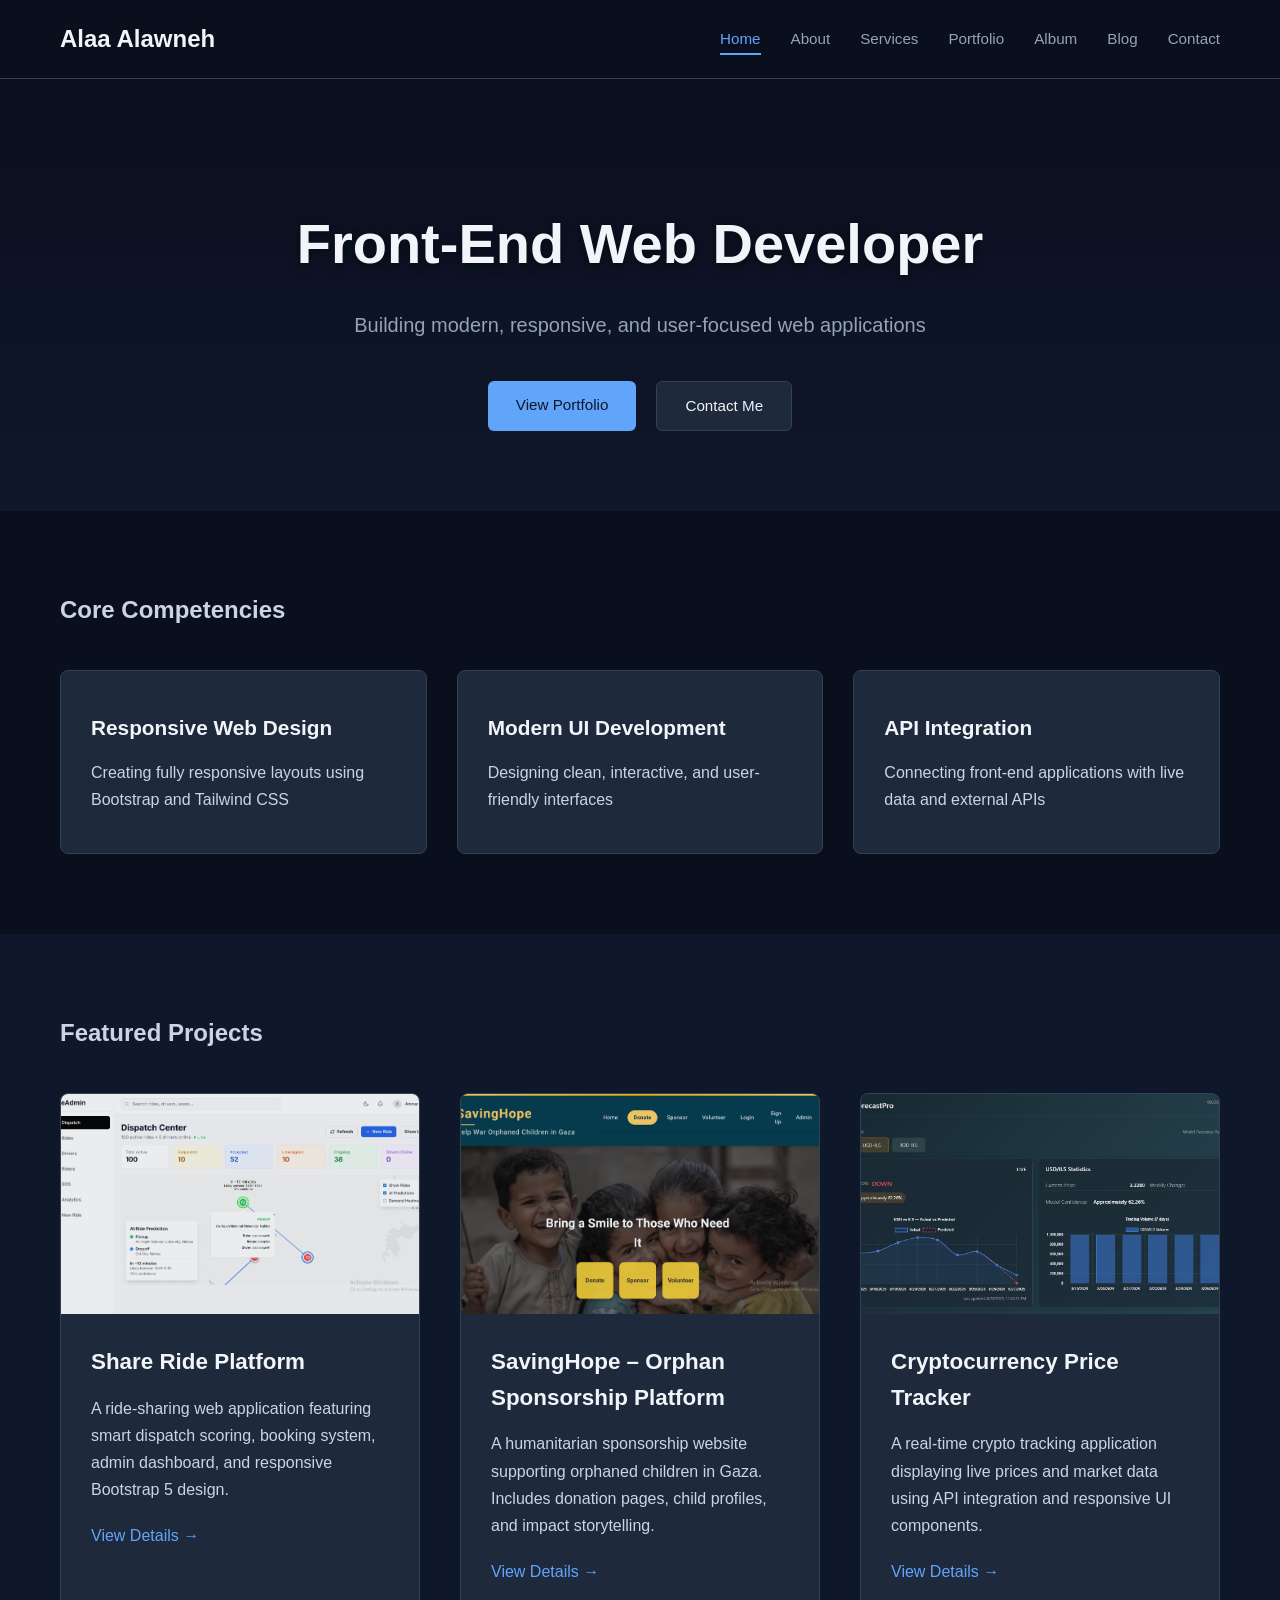
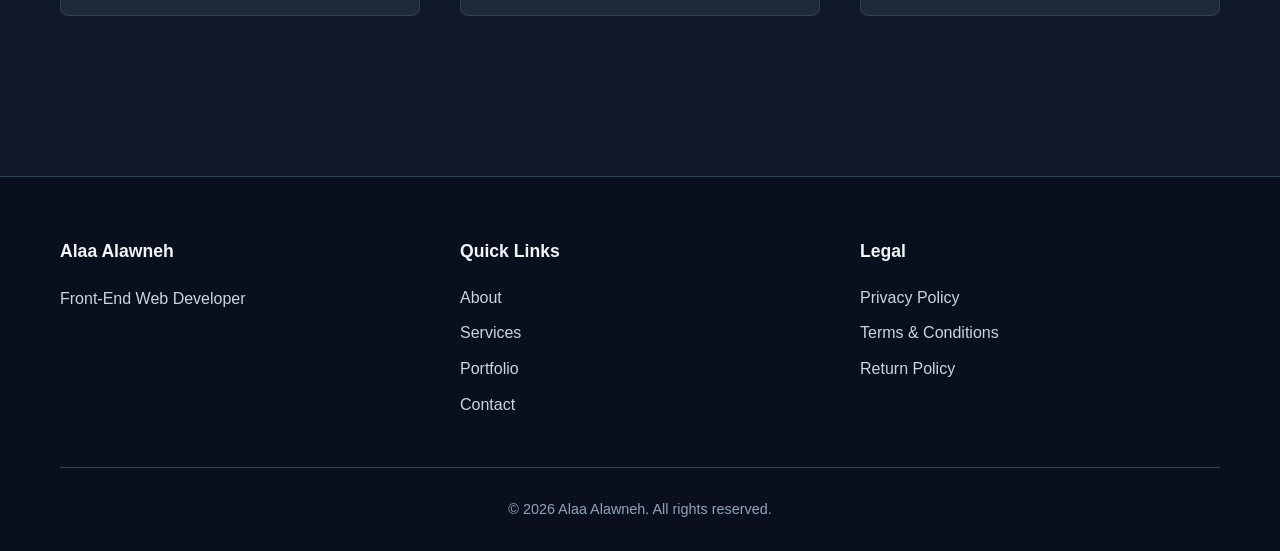
<file: index.html>
<!DOCTYPE html>
<html lang="en">
<head>
    <meta charset="UTF-8">
    <meta name="viewport" content="width=device-width, initial-scale=1.0">
    <title>Alaa Alawneh - Developer Portfolio</title>
    <link rel="stylesheet" href="css/style.css">
</head>
<body>
    <header>
        <div class="container">
            <div class="logo">
                <h2>Alaa Alawneh</h2>
            </div>
            <nav>
                <ul>
                    <li><a href="index.html" class="active">Home</a></li>
                    <li><a href="about.html">About</a></li>
                    <li><a href="services.html">Services</a></li>
                    <li><a href="portfolio.html">Portfolio</a></li>
                    <li><a href="album.html">Album</a></li>
                    <li><a href="blog.html">Blog</a></li>
                    <li><a href="contact.html">Contact</a></li>
                </ul>
            </nav>
        </div>
    </header>

    <main>
        <section class="hero">
            <div class="container">
                <h1>Front-End Web Developer</h1>
                <p class="subtitle">Building modern, responsive, and user-focused web applications</p>
                <div class="cta-buttons">
                    <a href="portfolio.html" class="btn btn-primary">View Portfolio</a>
                    <a href="contact.html" class="btn btn-secondary">Contact Me</a>
                </div>
            </div>
        </section>

        <section class="featured-skills">
            <div class="container">
                <h2>Core Competencies</h2>
                <div class="skills-grid">
                    <div class="skill-card">
                        <h3>Responsive Web Design</h3>
                        <p>Creating fully responsive layouts using Bootstrap and Tailwind CSS</p>
                    </div>
                    <div class="skill-card">
                        <h3>Modern UI Development</h3>
                        <p>Designing clean, interactive, and user-friendly interfaces</p>
                    </div>
                    <div class="skill-card">
                        <h3>API Integration</h3>
                        <p>Connecting front-end applications with live data and external APIs</p>
                    </div>
                </div>
            </div>
        </section>

        <section class="featured-projects">
            <div class="container">
                <h2>Featured Projects</h2>
                <div class="project-grid">

                    <!-- SHARE RIDE -->
                    <article class="project-card">
                        <div class="project-image">
                            <img src="images/share-ride.jpg" alt="Share Ride Platform">
                        </div>
                        <div class="project-content">
                            <h3>Share Ride Platform</h3>
                            <p>A ride-sharing web application featuring smart dispatch scoring, booking system, admin dashboard, and responsive Bootstrap 5 design.</p>
                            <a href="portfolio.html" class="link">View Details →</a>
                        </div>
                    </article>

                    <!-- SAVING HOPE -->
                    <article class="project-card">
                        <div class="project-image">
                            <img src="images/savinghope.jpg" alt="SavingHope Website">
                        </div>
                        <div class="project-content">
                            <h3>SavingHope – Orphan Sponsorship Platform</h3>
                            <p>A humanitarian sponsorship website supporting orphaned children in Gaza. Includes donation pages, child profiles, and impact storytelling.</p>
                            <a href="portfolio.html" class="link">View Details →</a>
                        </div>
                    </article>

                    <!-- CRYPTO TRACKER -->
                    <article class="project-card">
                        <div class="project-image">
                            <img src="images/crypto-tracker.jpg" alt="Cryptocurrency Price Tracker">
                        </div>
                        <div class="project-content">
                            <h3>Cryptocurrency Price Tracker</h3>
                            <p>A real-time crypto tracking application displaying live prices and market data using API integration and responsive UI components.</p>
                            <a href="portfolio.html" class="link">View Details →</a>
                        </div>
                    </article>

                </div>
            </div>
        </section>
    </main>

    <footer>
        <div class="container">
            <div class="footer-content">
                <div class="footer-section">
                    <h4>Alaa Alawneh</h4>
                    <p>Front-End Web Developer</p>
                </div>
                <div class="footer-section">
                    <h4>Quick Links</h4>
                    <ul>
                        <li><a href="about.html">About</a></li>
                        <li><a href="services.html">Services</a></li>
                        <li><a href="portfolio.html">Portfolio</a></li>
                        <li><a href="contact.html">Contact</a></li>
                    </ul>
                </div>
                <div class="footer-section">
                    <h4>Legal</h4>
                    <ul>
                        <li><a href="privacy.html">Privacy Policy</a></li>
                        <li><a href="terms.html">Terms & Conditions</a></li>
                        <li><a href="return.html">Return Policy</a></li>
                    </ul>
                </div>
            </div>
            <div class="footer-bottom">
                <p>&copy; 2026 Alaa Alawneh. All rights reserved.</p>
            </div>
        </div>
    </footer>
</body>
</html>
</file>
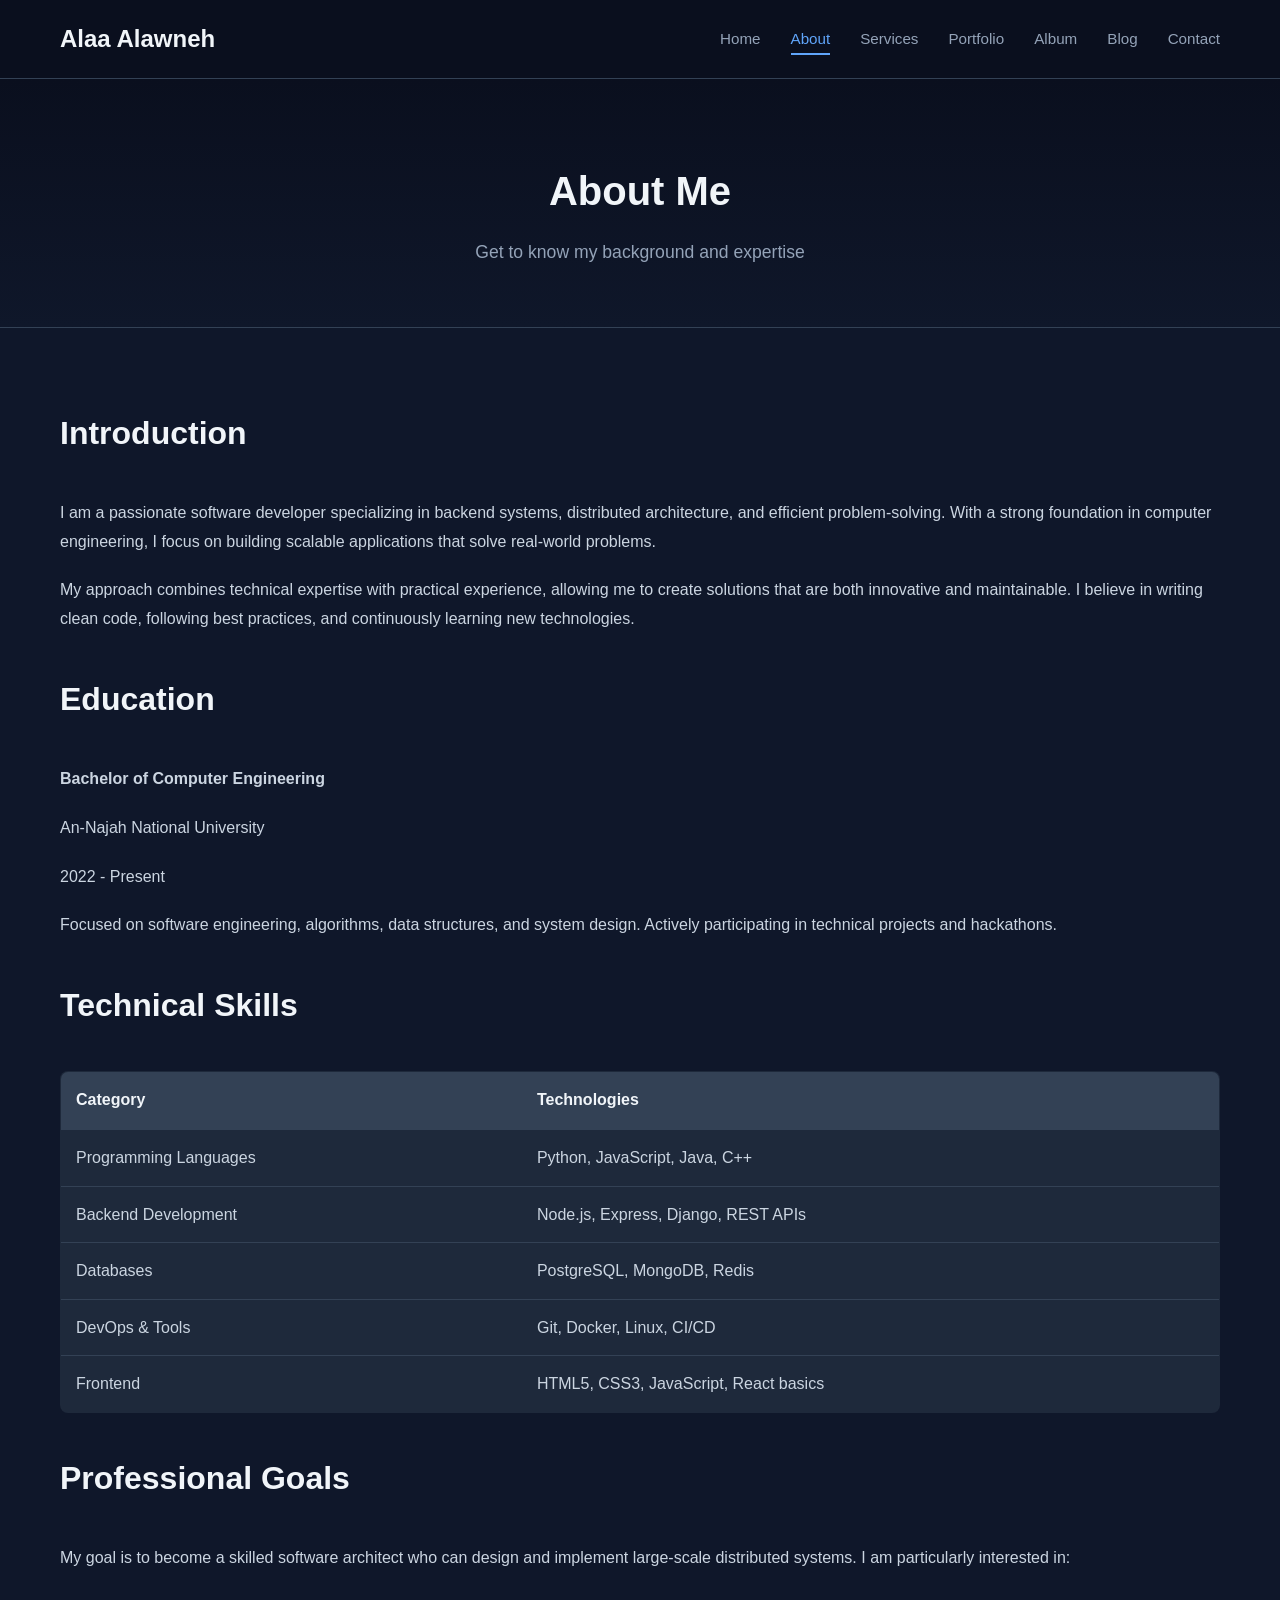
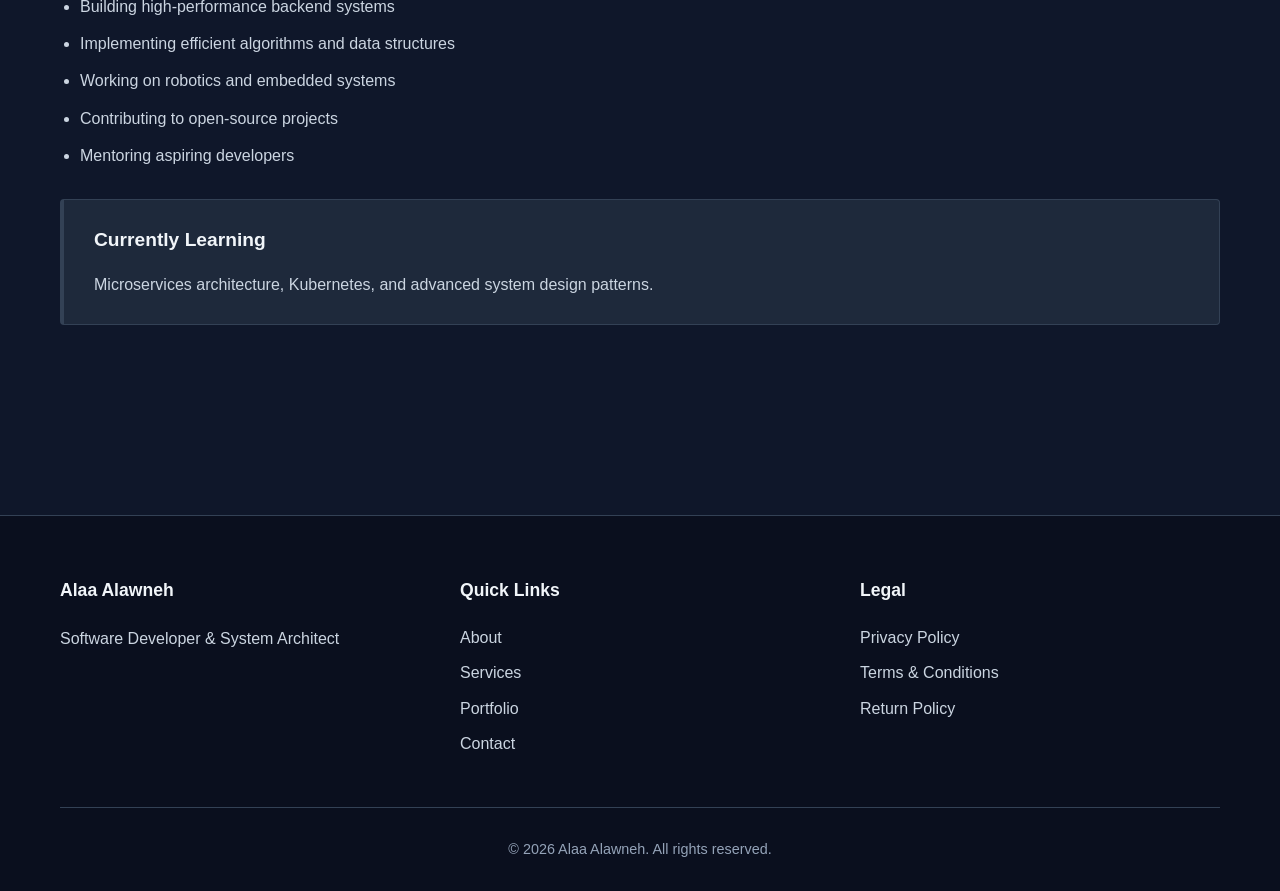
<file: about.html>
<!DOCTYPE html>
<html lang="en">
<head>
    <meta charset="UTF-8">
    <meta name="viewport" content="width=device-width, initial-scale=1.0">
    <title>About - Alaa Alawneh</title>
    <link rel="stylesheet" href="css/style.css">
</head>
<body>
    <header>
        <div class="container">
            <div class="logo">
                <h2>Alaa Alawneh</h2>
            </div>
            <nav>
                <ul>
                    <li><a href="index.html">Home</a></li>
                    <li><a href="about.html" class="active">About</a></li>
                    <li><a href="services.html">Services</a></li>
                    <li><a href="portfolio.html">Portfolio</a></li>
                    <li><a href="album.html">Album</a></li>
                    <li><a href="blog.html">Blog</a></li>
                    <li><a href="contact.html">Contact</a></li>
                </ul>
            </nav>
        </div>
    </header>

    <main>
        <section class="page-header">
            <div class="container">
                <h1>About Me</h1>
                <p>Get to know my background and expertise</p>
            </div>
        </section>

        <section class="content-section">
            <div class="container">
                <article>
                    <h2>Introduction</h2>
                    <p>I am a passionate software developer specializing in backend systems, distributed architecture, and efficient problem-solving. With a strong foundation in computer engineering, I focus on building scalable applications that solve real-world problems.</p>
                    
                    <p>My approach combines technical expertise with practical experience, allowing me to create solutions that are both innovative and maintainable. I believe in writing clean code, following best practices, and continuously learning new technologies.</p>
                </article>

                <article>
                    <h2>Education</h2>
                    <p><strong>Bachelor of Computer Engineering</strong></p>
                    <p>An-Najah National University</p>
                    <p>2022 - Present</p>
                    <p>Focused on software engineering, algorithms, data structures, and system design. Actively participating in technical projects and hackathons.</p>
                </article>

                <article>
                    <h2>Technical Skills</h2>
                    <table>
                        <thead>
                            <tr>
                                <th>Category</th>
                                <th>Technologies</th>
                            </tr>
                        </thead>
                        <tbody>
                            <tr>
                                <td>Programming Languages</td>
                                <td>Python, JavaScript, Java, C++</td>
                            </tr>
                            <tr>
                                <td>Backend Development</td>
                                <td>Node.js, Express, Django, REST APIs</td>
                            </tr>
                            <tr>
                                <td>Databases</td>
                                <td>PostgreSQL, MongoDB, Redis</td>
                            </tr>
                            <tr>
                                <td>DevOps & Tools</td>
                                <td>Git, Docker, Linux, CI/CD</td>
                            </tr>
                            <tr>
                                <td>Frontend</td>
                                <td>HTML5, CSS3, JavaScript, React basics</td>
                            </tr>
                        </tbody>
                    </table>
                </article>

                <article>
                    <h2>Professional Goals</h2>
                    <p>My goal is to become a skilled software architect who can design and implement large-scale distributed systems. I am particularly interested in:</p>
                    <ul>
                        <li>Building high-performance backend systems</li>
                        <li>Implementing efficient algorithms and data structures</li>
                        <li>Working on robotics and embedded systems</li>
                        <li>Contributing to open-source projects</li>
                        <li>Mentoring aspiring developers</li>
                    </ul>
                </article>

                <aside class="highlight-box">
                    <h3>Currently Learning</h3>
                    <p>Microservices architecture, Kubernetes, and advanced system design patterns.</p>
                </aside>
            </div>
        </section>
    </main>

    <footer>
        <div class="container">
            <div class="footer-content">
                <div class="footer-section">
                    <h4>Alaa Alawneh</h4>
                    <p>Software Developer & System Architect</p>
                </div>
                <div class="footer-section">
                    <h4>Quick Links</h4>
                    <ul>
                        <li><a href="about.html">About</a></li>
                        <li><a href="services.html">Services</a></li>
                        <li><a href="portfolio.html">Portfolio</a></li>
                        <li><a href="contact.html">Contact</a></li>
                    </ul>
                </div>
                <div class="footer-section">
                    <h4>Legal</h4>
                    <ul>
                        <li><a href="privacy.html">Privacy Policy</a></li>
                        <li><a href="terms.html">Terms & Conditions</a></li>
                        <li><a href="return.html">Return Policy</a></li>
                    </ul>
                </div>
            </div>
            <div class="footer-bottom">
                <p>&copy; 2026 Alaa Alawneh. All rights reserved.</p>
            </div>
        </div>
    </footer>
</body>
</html>
</file>
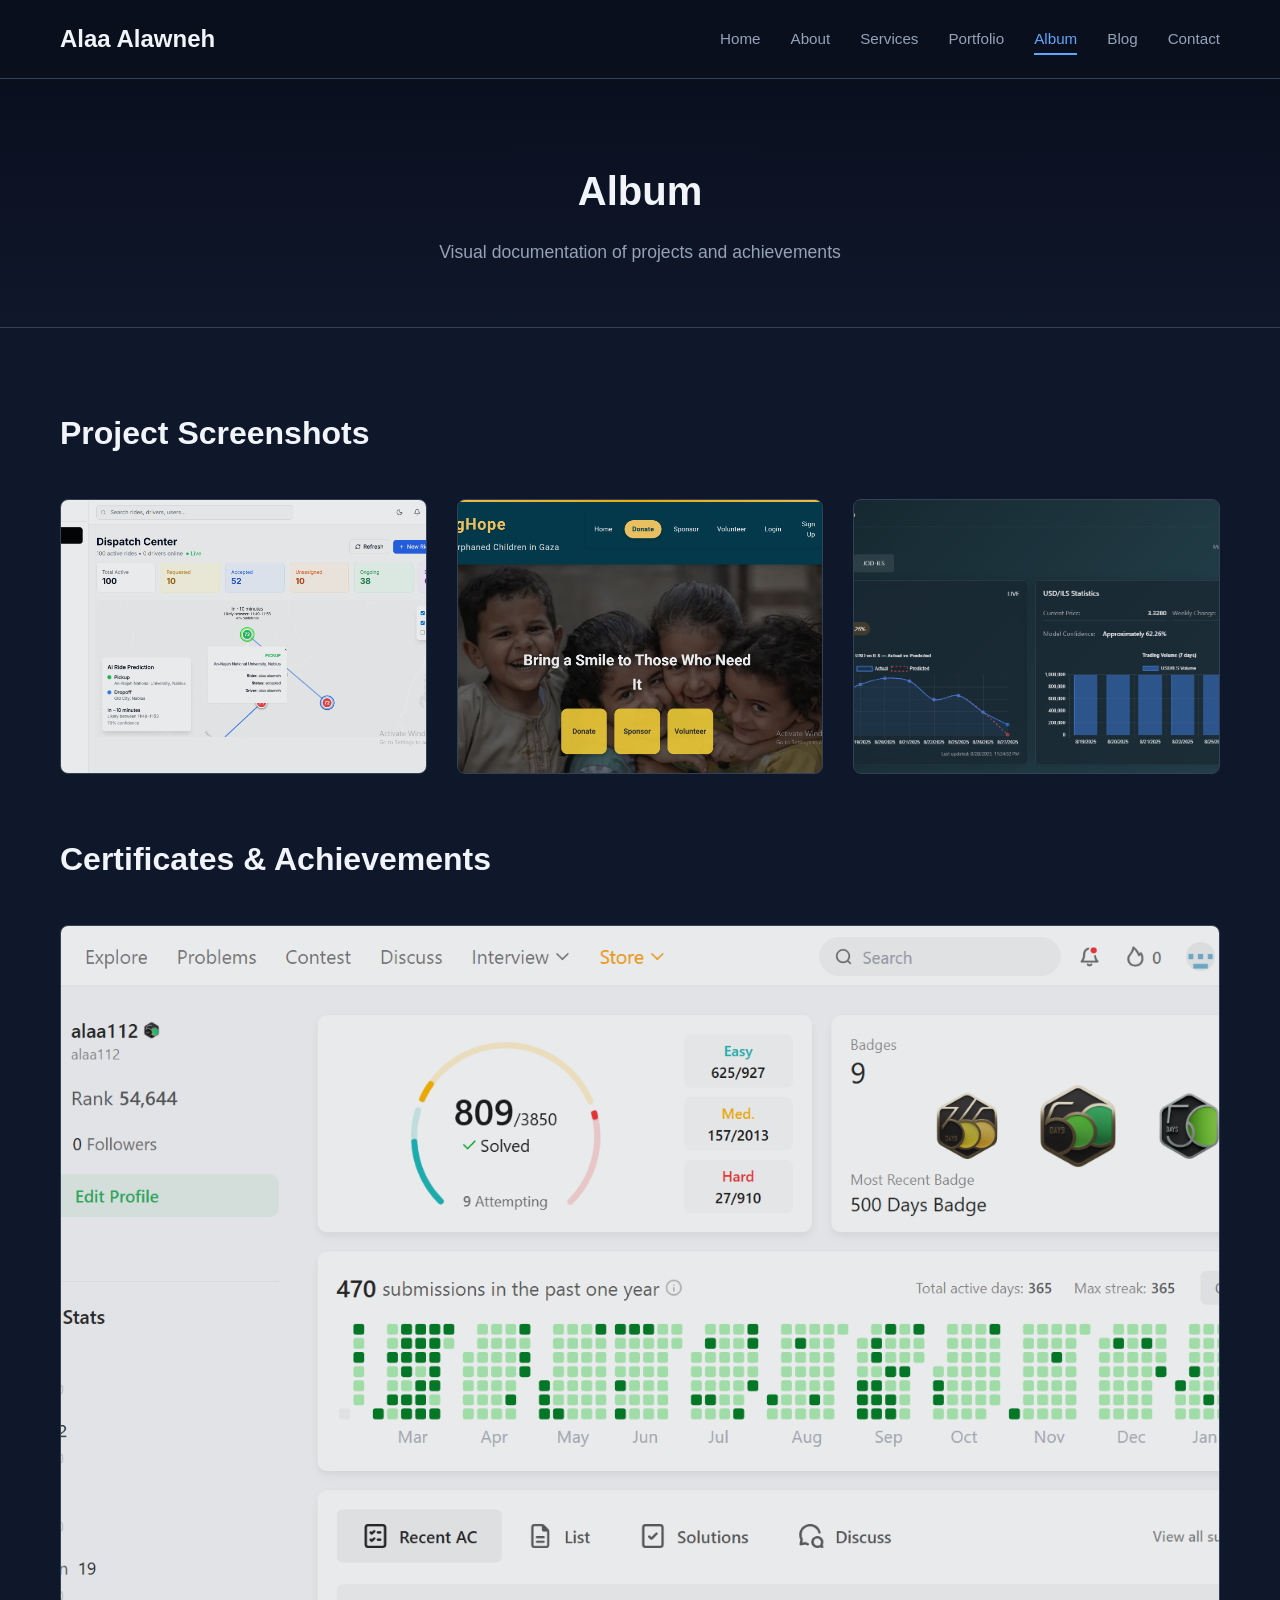
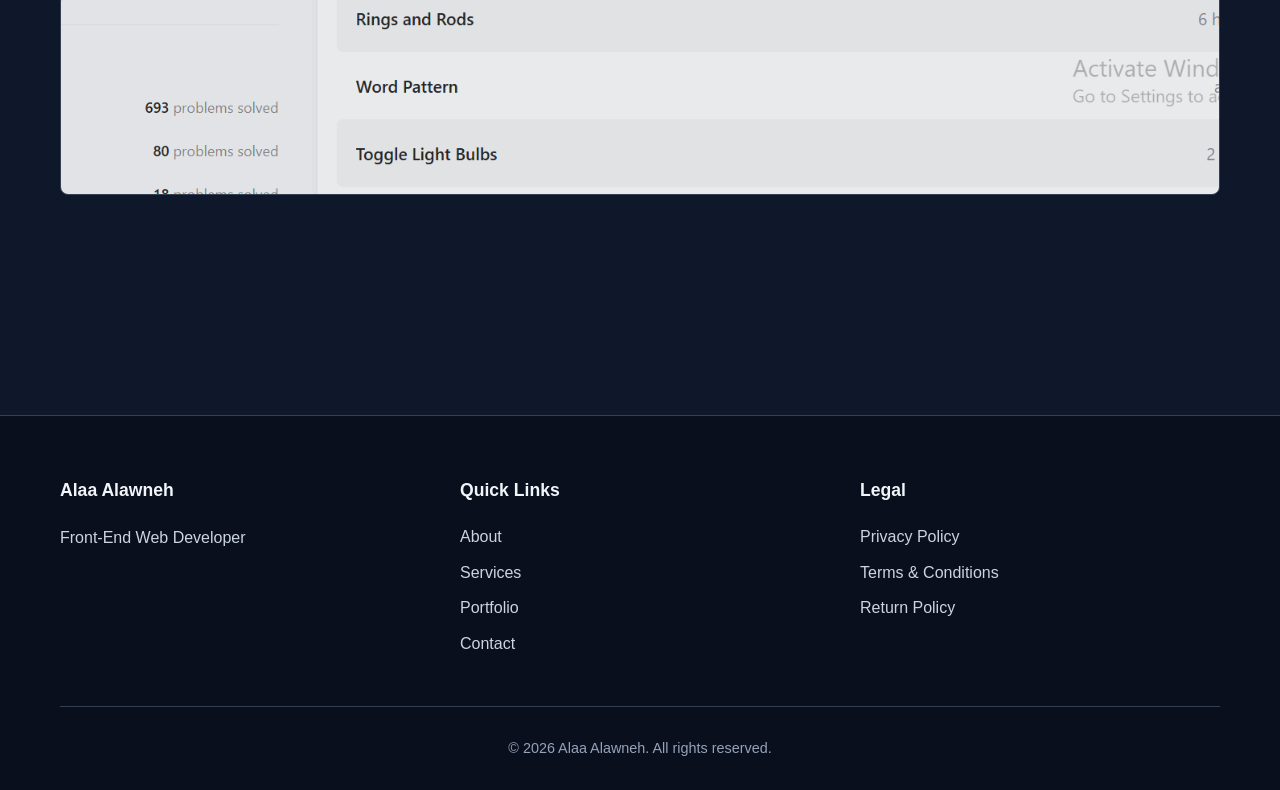
<file: album.html>
<!DOCTYPE html>
<html lang="en">
<head>
    <meta charset="UTF-8">
    <meta name="viewport" content="width=device-width, initial-scale=1.0">
    <title>Album - Alaa Alawneh</title>
    <link rel="stylesheet" href="css/style.css">
</head>
<body>
    <header>
        <div class="container">
            <div class="logo">
                <h2>Alaa Alawneh</h2>
            </div>
            <nav>
                <ul>
                    <li><a href="index.html">Home</a></li>
                    <li><a href="about.html">About</a></li>
                    <li><a href="services.html">Services</a></li>
                    <li><a href="portfolio.html">Portfolio</a></li>
                    <li><a href="album.html" class="active">Album</a></li>
                    <li><a href="blog.html">Blog</a></li>
                    <li><a href="contact.html">Contact</a></li>
                </ul>
            </nav>
        </div>
    </header>

    <main>
        <section class="page-header">
            <div class="container">
                <h1>Album</h1>
                <p>Visual documentation of projects and achievements</p>
            </div>
        </section>

        <section class="content-section">
            <div class="container">

                <!-- PROJECT SCREENSHOTS -->
                <h2>Project Screenshots</h2>
                <div class="gallery-grid">

                    <div class="gallery-item">
                        <img src="images/share-ride.jpg" alt="Share Ride Platform">
                        <div class="gallery-caption">
                            <h3>Share Ride Platform</h3>
                            <p>Smart dispatch & booking system</p>
                        </div>
                    </div>

                    <div class="gallery-item">
                        <img src="images/savinghope.jpg" alt="SavingHope Website">
                        <div class="gallery-caption">
                            <h3>SavingHope</h3>
                            <p>Orphan sponsorship platform</p>
                        </div>
                    </div>

                    <div class="gallery-item">
                        <img src="images/crypto-tracker.jpg" alt="Crypto Tracker">
                        <div class="gallery-caption">
                            <h3>Cryptocurrency Price Tracker</h3>
                            <p>Live API data integration</p>
                        </div>
                    </div>

                </div>

                <!-- CERTIFICATES -->
                <h2>Certificates & Achievements</h2>
                <div class="gallery-grid">

                    <div class="gallery-item">
                        <img src="images/cert1.jpg" alt="Web Development Certificate">
                        <div class="gallery-caption">
                            <h3>Web Development Certification</h3>
                            <p>Front-End & Responsive Design</p>
                        </div>
                    </div>

                </div>

            </div>
        </section>
    </main>

    <footer>
        <div class="container">
            <div class="footer-content">
                <div class="footer-section">
                    <h4>Alaa Alawneh</h4>
                    <p>Front-End Web Developer</p>
                </div>
                <div class="footer-section">
                    <h4>Quick Links</h4>
                    <ul>
                        <li><a href="about.html">About</a></li>
                        <li><a href="services.html">Services</a></li>
                        <li><a href="portfolio.html">Portfolio</a></li>
                        <li><a href="contact.html">Contact</a></li>
                    </ul>
                </div>
                <div class="footer-section">
                    <h4>Legal</h4>
                    <ul>
                        <li><a href="privacy.html">Privacy Policy</a></li>
                        <li><a href="terms.html">Terms & Conditions</a></li>
                        <li><a href="return.html">Return Policy</a></li>
                    </ul>
                </div>
            </div>
            <div class="footer-bottom">
                <p>&copy; 2026 Alaa Alawneh. All rights reserved.</p>
            </div>
        </div>
    </footer>
</body>
</html>
</file>
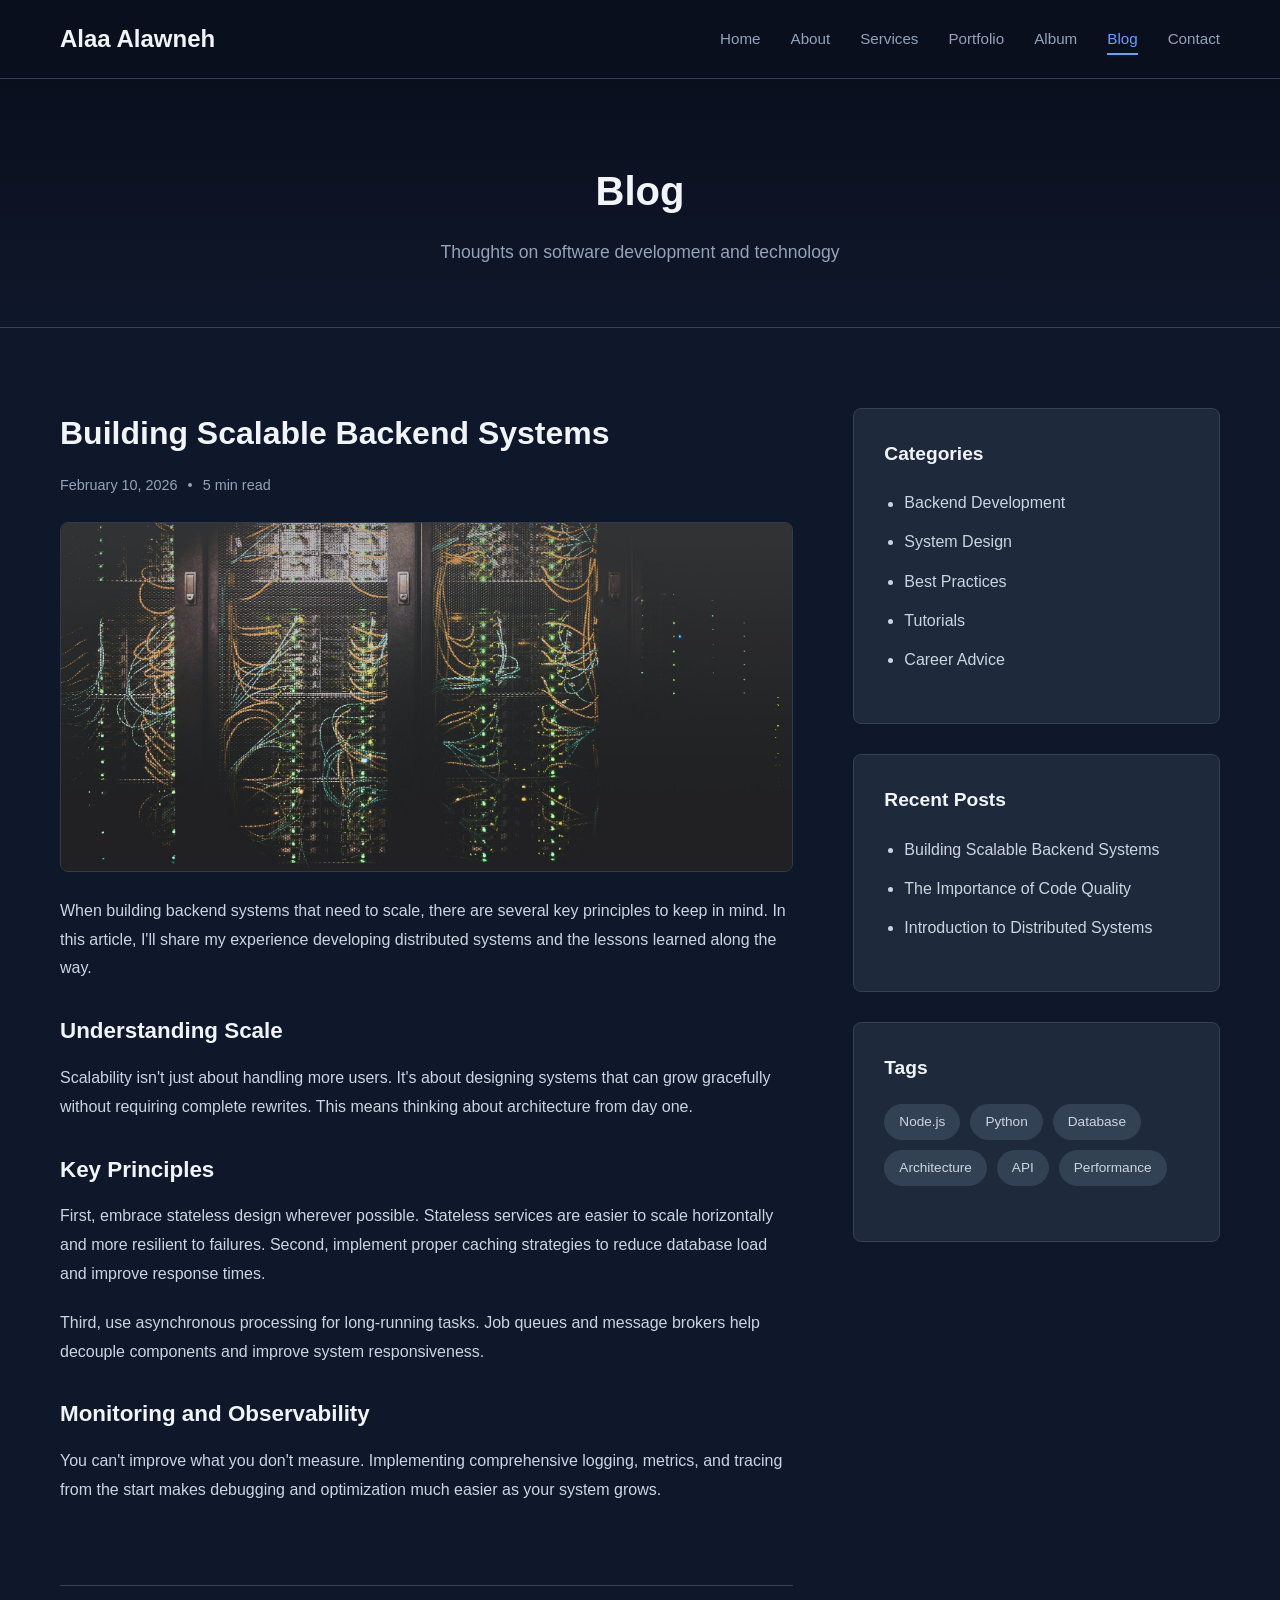
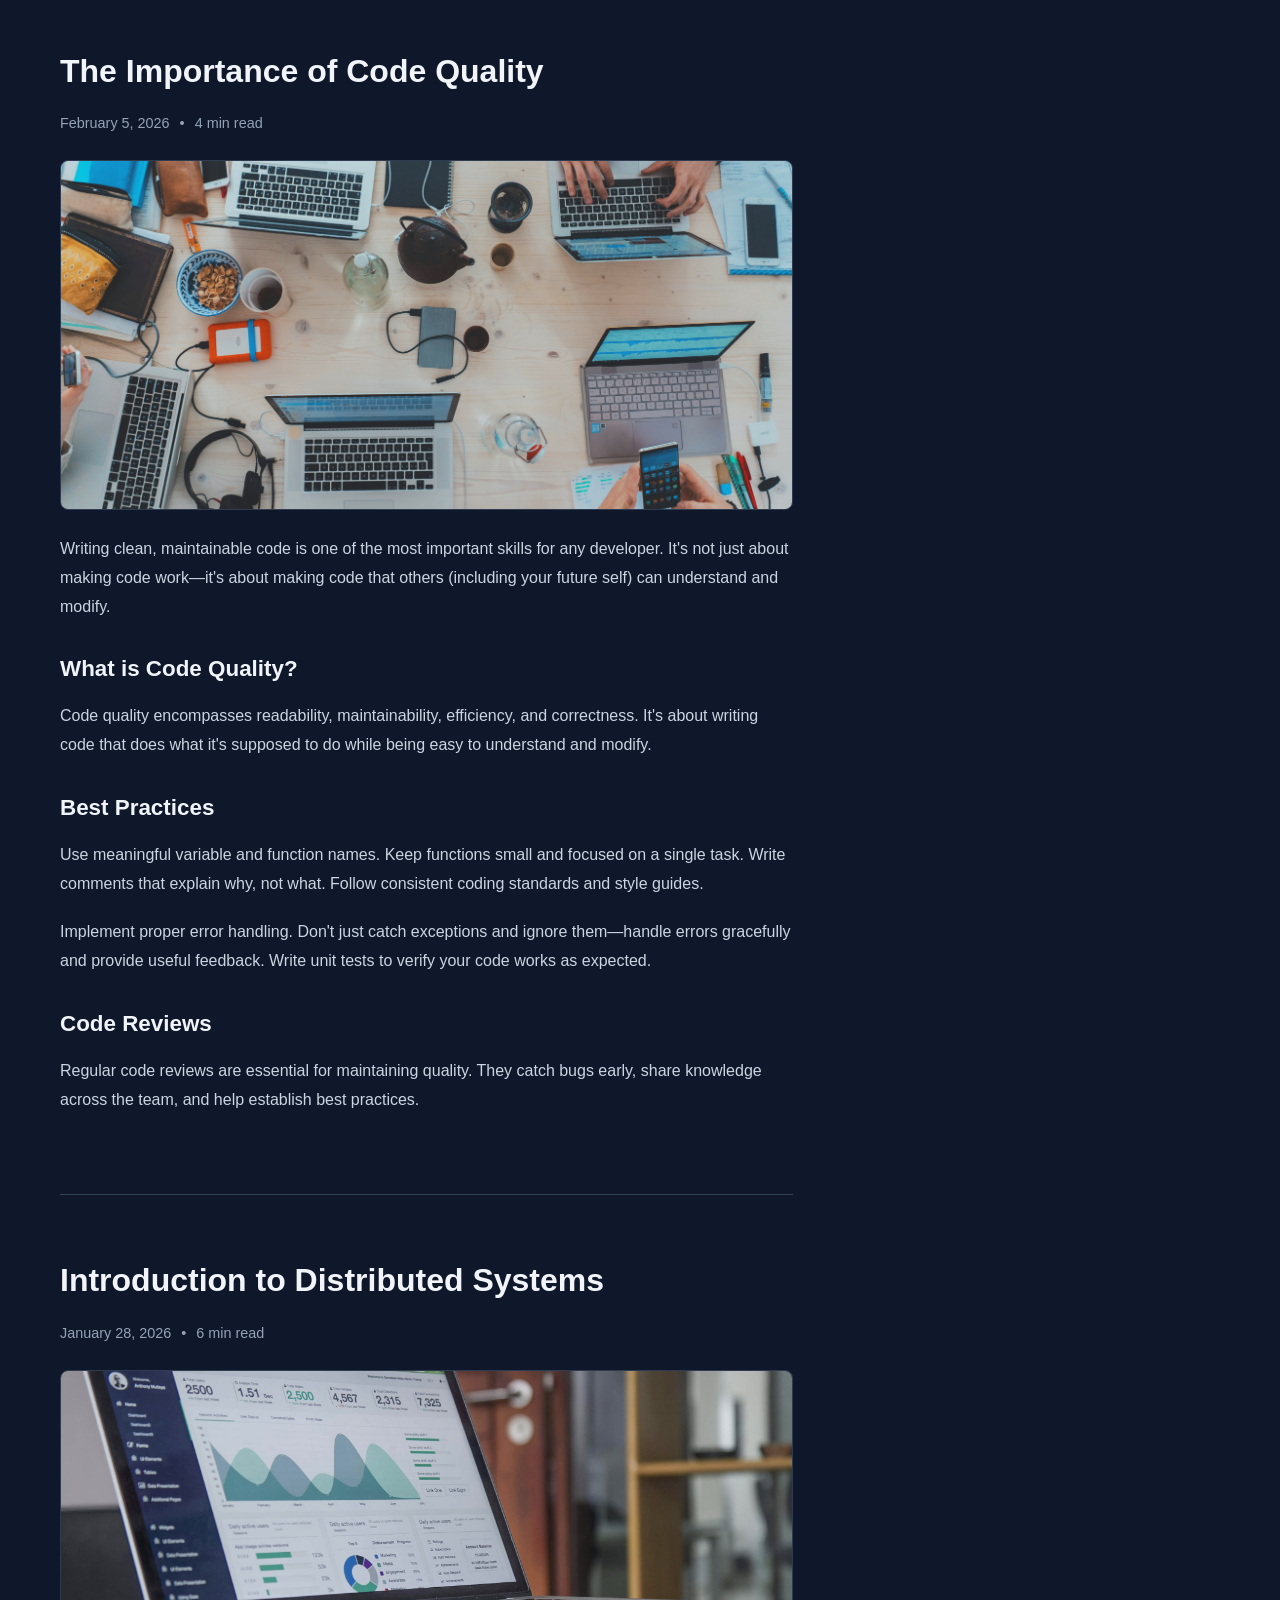
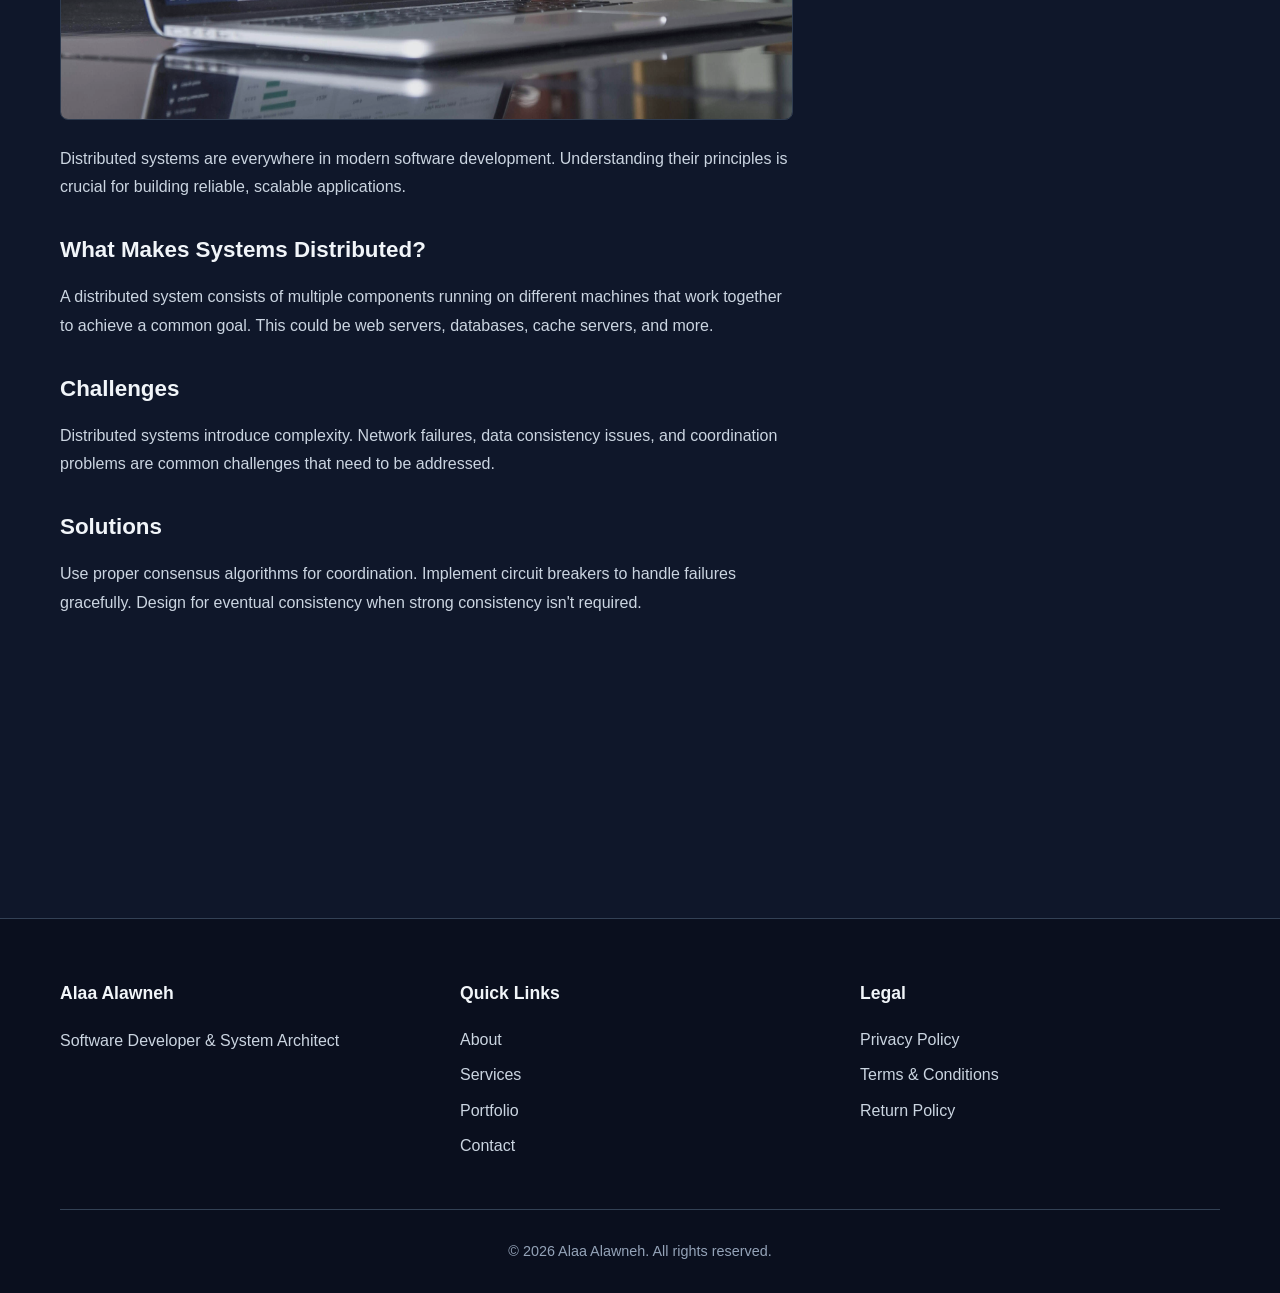
<file: blog.html>
<!DOCTYPE html>
<html lang="en">
<head>
    <meta charset="UTF-8">
    <meta name="viewport" content="width=device-width, initial-scale=1.0">
    <title>Blog - Alaa Alawneh</title>
    <link rel="stylesheet" href="css/style.css">
</head>
<body>
    <header>
        <div class="container">
            <div class="logo">
                <h2>Alaa Alawneh</h2>
            </div>
            <nav>
                <ul>
                    <li><a href="index.html">Home</a></li>
                    <li><a href="about.html">About</a></li>
                    <li><a href="services.html">Services</a></li>
                    <li><a href="portfolio.html">Portfolio</a></li>
                    <li><a href="album.html">Album</a></li>
                    <li><a href="blog.html" class="active">Blog</a></li>
                    <li><a href="contact.html">Contact</a></li>
                </ul>
            </nav>
        </div>
    </header>

    <main>
        <section class="page-header">
            <div class="container">
                <h1>Blog</h1>
                <p>Thoughts on software development and technology</p>
            </div>
        </section>

        <section class="content-section">
            <div class="container">
                <div class="blog-layout">
                    <div class="blog-main">
                        <article class="blog-post">
                            <h2>Building Scalable Backend Systems</h2>
                            <div class="post-meta">
                                <span>February 10, 2026</span>
                                <span>•</span>
                                <span>5 min read</span>
                            </div>
                            <img src="images/blog1.jpg" alt="Backend Systems">
                            <p>When building backend systems that need to scale, there are several key principles to keep in mind. In this article, I'll share my experience developing distributed systems and the lessons learned along the way.</p>
                            
                            <h3>Understanding Scale</h3>
                            <p>Scalability isn't just about handling more users. It's about designing systems that can grow gracefully without requiring complete rewrites. This means thinking about architecture from day one.</p>

                            <h3>Key Principles</h3>
                            <p>First, embrace stateless design wherever possible. Stateless services are easier to scale horizontally and more resilient to failures. Second, implement proper caching strategies to reduce database load and improve response times.</p>

                            <p>Third, use asynchronous processing for long-running tasks. Job queues and message brokers help decouple components and improve system responsiveness.</p>

                            <h3>Monitoring and Observability</h3>
                            <p>You can't improve what you don't measure. Implementing comprehensive logging, metrics, and tracing from the start makes debugging and optimization much easier as your system grows.</p>
                        </article>

                        <article class="blog-post">
                            <h2>The Importance of Code Quality</h2>
                            <div class="post-meta">
                                <span>February 5, 2026</span>
                                <span>•</span>
                                <span>4 min read</span>
                            </div>
                            <img src="images/blog2.jpg" alt="Clean Code">
                            <p>Writing clean, maintainable code is one of the most important skills for any developer. It's not just about making code work—it's about making code that others (including your future self) can understand and modify.</p>

                            <h3>What is Code Quality?</h3>
                            <p>Code quality encompasses readability, maintainability, efficiency, and correctness. It's about writing code that does what it's supposed to do while being easy to understand and modify.</p>

                            <h3>Best Practices</h3>
                            <p>Use meaningful variable and function names. Keep functions small and focused on a single task. Write comments that explain why, not what. Follow consistent coding standards and style guides.</p>

                            <p>Implement proper error handling. Don't just catch exceptions and ignore them—handle errors gracefully and provide useful feedback. Write unit tests to verify your code works as expected.</p>

                            <h3>Code Reviews</h3>
                            <p>Regular code reviews are essential for maintaining quality. They catch bugs early, share knowledge across the team, and help establish best practices.</p>
                        </article>

                        <article class="blog-post">
                            <h2>Introduction to Distributed Systems</h2>
                            <div class="post-meta">
                                <span>January 28, 2026</span>
                                <span>•</span>
                                <span>6 min read</span>
                            </div>
                            <img src="images/blog3.jpg" alt="Distributed Systems">
                            <p>Distributed systems are everywhere in modern software development. Understanding their principles is crucial for building reliable, scalable applications.</p>

                            <h3>What Makes Systems Distributed?</h3>
                            <p>A distributed system consists of multiple components running on different machines that work together to achieve a common goal. This could be web servers, databases, cache servers, and more.</p>

                            <h3>Challenges</h3>
                            <p>Distributed systems introduce complexity. Network failures, data consistency issues, and coordination problems are common challenges that need to be addressed.</p>

                            <h3>Solutions</h3>
                            <p>Use proper consensus algorithms for coordination. Implement circuit breakers to handle failures gracefully. Design for eventual consistency when strong consistency isn't required.</p>
                        </article>
                    </div>

                    <aside class="blog-sidebar">
                        <div class="sidebar-widget">
                            <h3>Categories</h3>
                            <ul>
                                <li><a href="#">Backend Development</a></li>
                                <li><a href="#">System Design</a></li>
                                <li><a href="#">Best Practices</a></li>
                                <li><a href="#">Tutorials</a></li>
                                <li><a href="#">Career Advice</a></li>
                            </ul>
                        </div>

                        <div class="sidebar-widget">
                            <h3>Recent Posts</h3>
                            <ul>
                                <li><a href="#">Building Scalable Backend Systems</a></li>
                                <li><a href="#">The Importance of Code Quality</a></li>
                                <li><a href="#">Introduction to Distributed Systems</a></li>
                            </ul>
                        </div>

                        <div class="sidebar-widget">
                            <h3>Tags</h3>
                            <div class="tags">
                                <span>Node.js</span>
                                <span>Python</span>
                                <span>Database</span>
                                <span>Architecture</span>
                                <span>API</span>
                                <span>Performance</span>
                            </div>
                        </div>
                    </aside>
                </div>
            </div>
        </section>
    </main>

    <footer>
        <div class="container">
            <div class="footer-content">
                <div class="footer-section">
                    <h4>Alaa Alawneh</h4>
                    <p>Software Developer & System Architect</p>
                </div>
                <div class="footer-section">
                    <h4>Quick Links</h4>
                    <ul>
                        <li><a href="about.html">About</a></li>
                        <li><a href="services.html">Services</a></li>
                        <li><a href="portfolio.html">Portfolio</a></li>
                        <li><a href="contact.html">Contact</a></li>
                    </ul>
                </div>
                <div class="footer-section">
                    <h4>Legal</h4>
                    <ul>
                        <li><a href="privacy.html">Privacy Policy</a></li>
                        <li><a href="terms.html">Terms & Conditions</a></li>
                        <li><a href="return.html">Return Policy</a></li>
                    </ul>
                </div>
            </div>
            <div class="footer-bottom">
                <p>&copy; 2026 Alaa Alawneh. All rights reserved.</p>
            </div>
        </div>
    </footer>
</body>
</html>
</file>
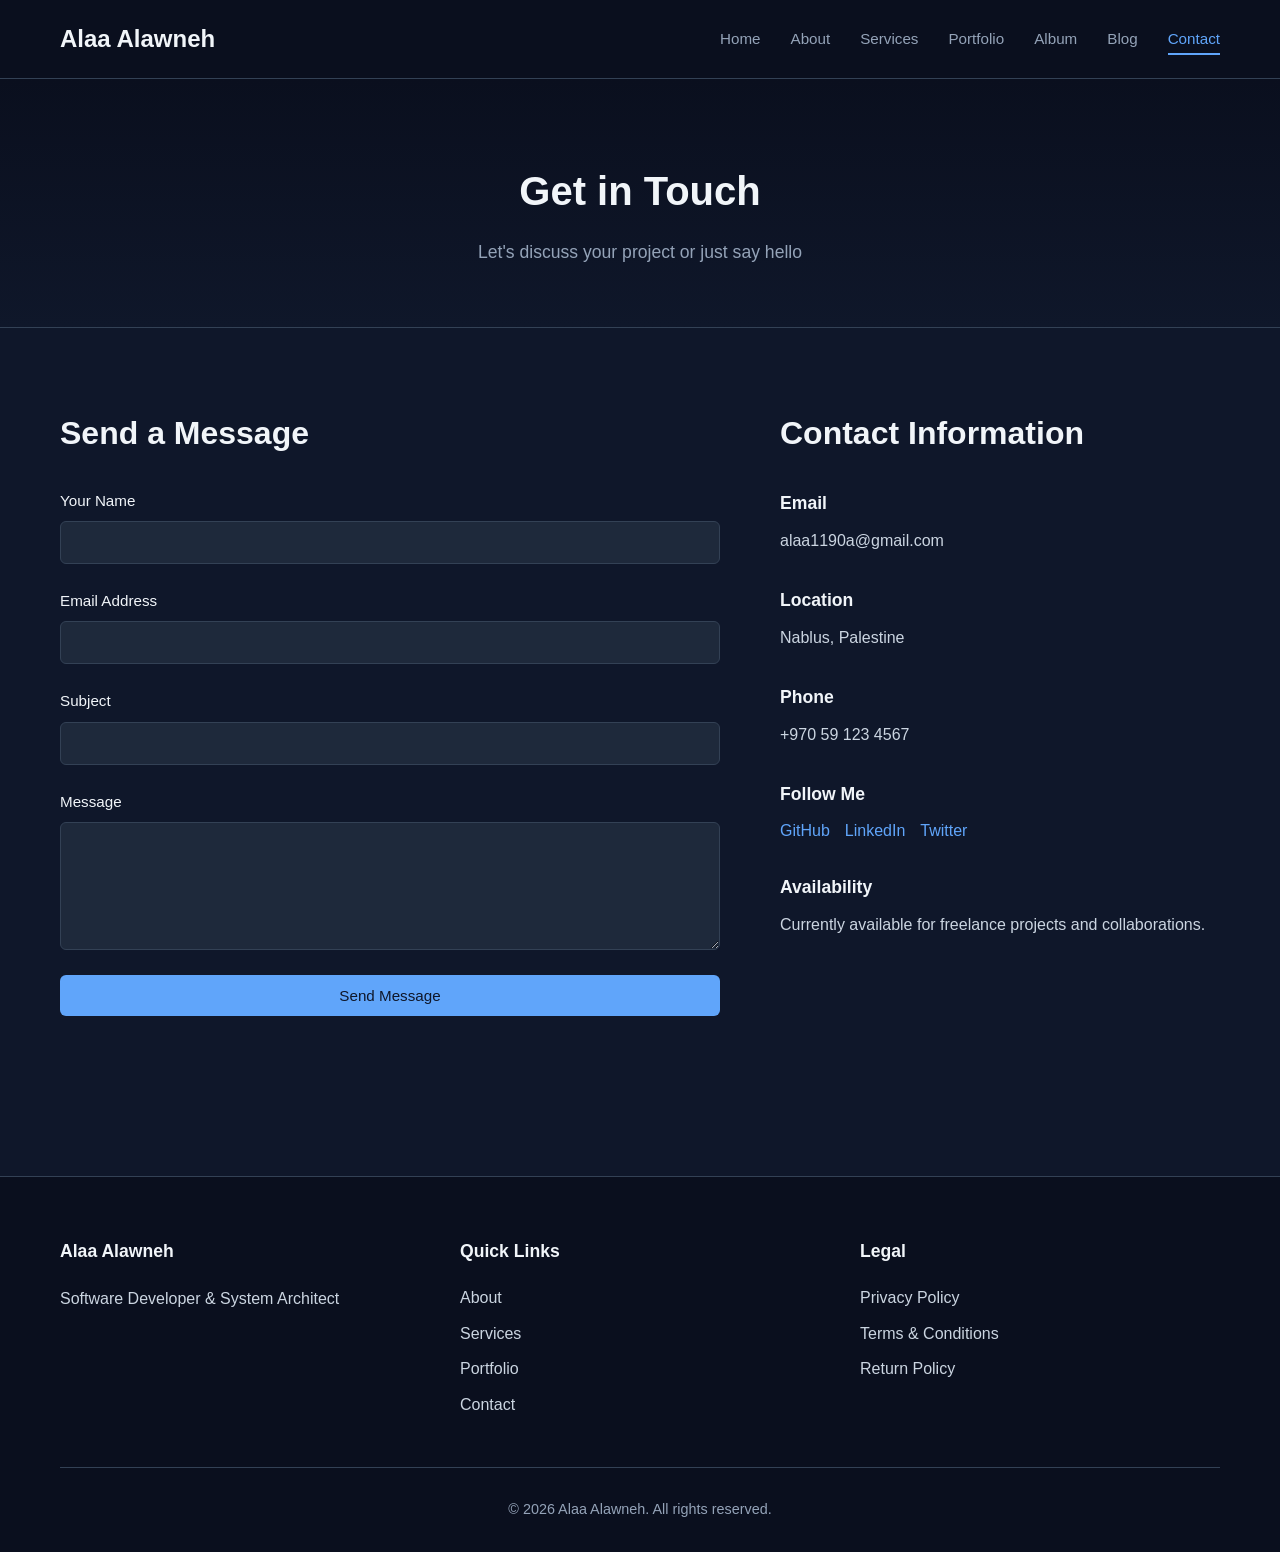
<file: contact.html>
<!DOCTYPE html>
<html lang="en">
<head>
    <meta charset="UTF-8">
    <meta name="viewport" content="width=device-width, initial-scale=1.0">
    <title>Contact - Alaa Alawneh</title>
    <link rel="stylesheet" href="css/style.css">
</head>
<body>
    <header>
        <div class="container">
            <div class="logo">
                <h2>Alaa Alawneh</h2>
            </div>
            <nav>
                <ul>
                    <li><a href="index.html">Home</a></li>
                    <li><a href="about.html">About</a></li>
                    <li><a href="services.html">Services</a></li>
                    <li><a href="portfolio.html">Portfolio</a></li>
                    <li><a href="album.html">Album</a></li>
                    <li><a href="blog.html">Blog</a></li>
                    <li><a href="contact.html" class="active">Contact</a></li>
                </ul>
            </nav>
        </div>
    </header>

    <main>
        <section class="page-header">
            <div class="container">
                <h1>Get in Touch</h1>
                <p>Let's discuss your project or just say hello</p>
            </div>
        </section>

        <section class="content-section">
            <div class="container">
                <div class="contact-layout">
                    <div class="contact-form-container">
                        <h2>Send a Message</h2>
                        <form class="contact-form">
                            <div class="form-group">
                                <label for="name">Your Name</label>
                                <input type="text" id="name" name="name" required>
                            </div>

                            <div class="form-group">
                                <label for="email">Email Address</label>
                                <input type="email" id="email" name="email" required>
                            </div>

                            <div class="form-group">
                                <label for="subject">Subject</label>
                                <input type="text" id="subject" name="subject" required>
                            </div>

                            <div class="form-group">
                                <label for="message">Message</label>
                                <textarea id="message" name="message" rows="6" required></textarea>
                            </div>

                            <button type="submit" class="btn btn-primary">Send Message</button>
                        </form>
                    </div>

                    <div class="contact-info">
                        <h2>Contact Information</h2>
                        <div class="info-item">
                            <h3>Email</h3>
                            <p>alaa1190a@gmail.com</p>
                        </div>

                        <div class="info-item">
                            <h3>Location</h3>
                            <p>Nablus, Palestine</p>
                        </div>

                        <div class="info-item">
                            <h3>Phone</h3>
                            <p>+970 59 123 4567</p>
                        </div>

                        <div class="info-item">
                            <h3>Follow Me</h3>
                            <div class="social-links">
                                <a href="#">GitHub</a>
                                <a href="#">LinkedIn</a>
                                <a href="#">Twitter</a>
                            </div>
                        </div>

                        <div class="info-item">
                            <h3>Availability</h3>
                            <p>Currently available for freelance projects and collaborations.</p>
                        </div>
                    </div>
                </div>
            </div>
        </section>
    </main>

    <footer>
        <div class="container">
            <div class="footer-content">
                <div class="footer-section">
                    <h4>Alaa Alawneh</h4>
                    <p>Software Developer & System Architect</p>
                </div>
                <div class="footer-section">
                    <h4>Quick Links</h4>
                    <ul>
                        <li><a href="about.html">About</a></li>
                        <li><a href="services.html">Services</a></li>
                        <li><a href="portfolio.html">Portfolio</a></li>
                        <li><a href="contact.html">Contact</a></li>
                    </ul>
                </div>
                <div class="footer-section">
                    <h4>Legal</h4>
                    <ul>
                        <li><a href="privacy.html">Privacy Policy</a></li>
                        <li><a href="terms.html">Terms & Conditions</a></li>
                        <li><a href="return.html">Return Policy</a></li>
                    </ul>
                </div>
            </div>
            <div class="footer-bottom">
                <p>&copy; 2026 Alaa Alawneh. All rights reserved.</p>
            </div>
        </div>
    </footer>
</body>
</html>
</file>
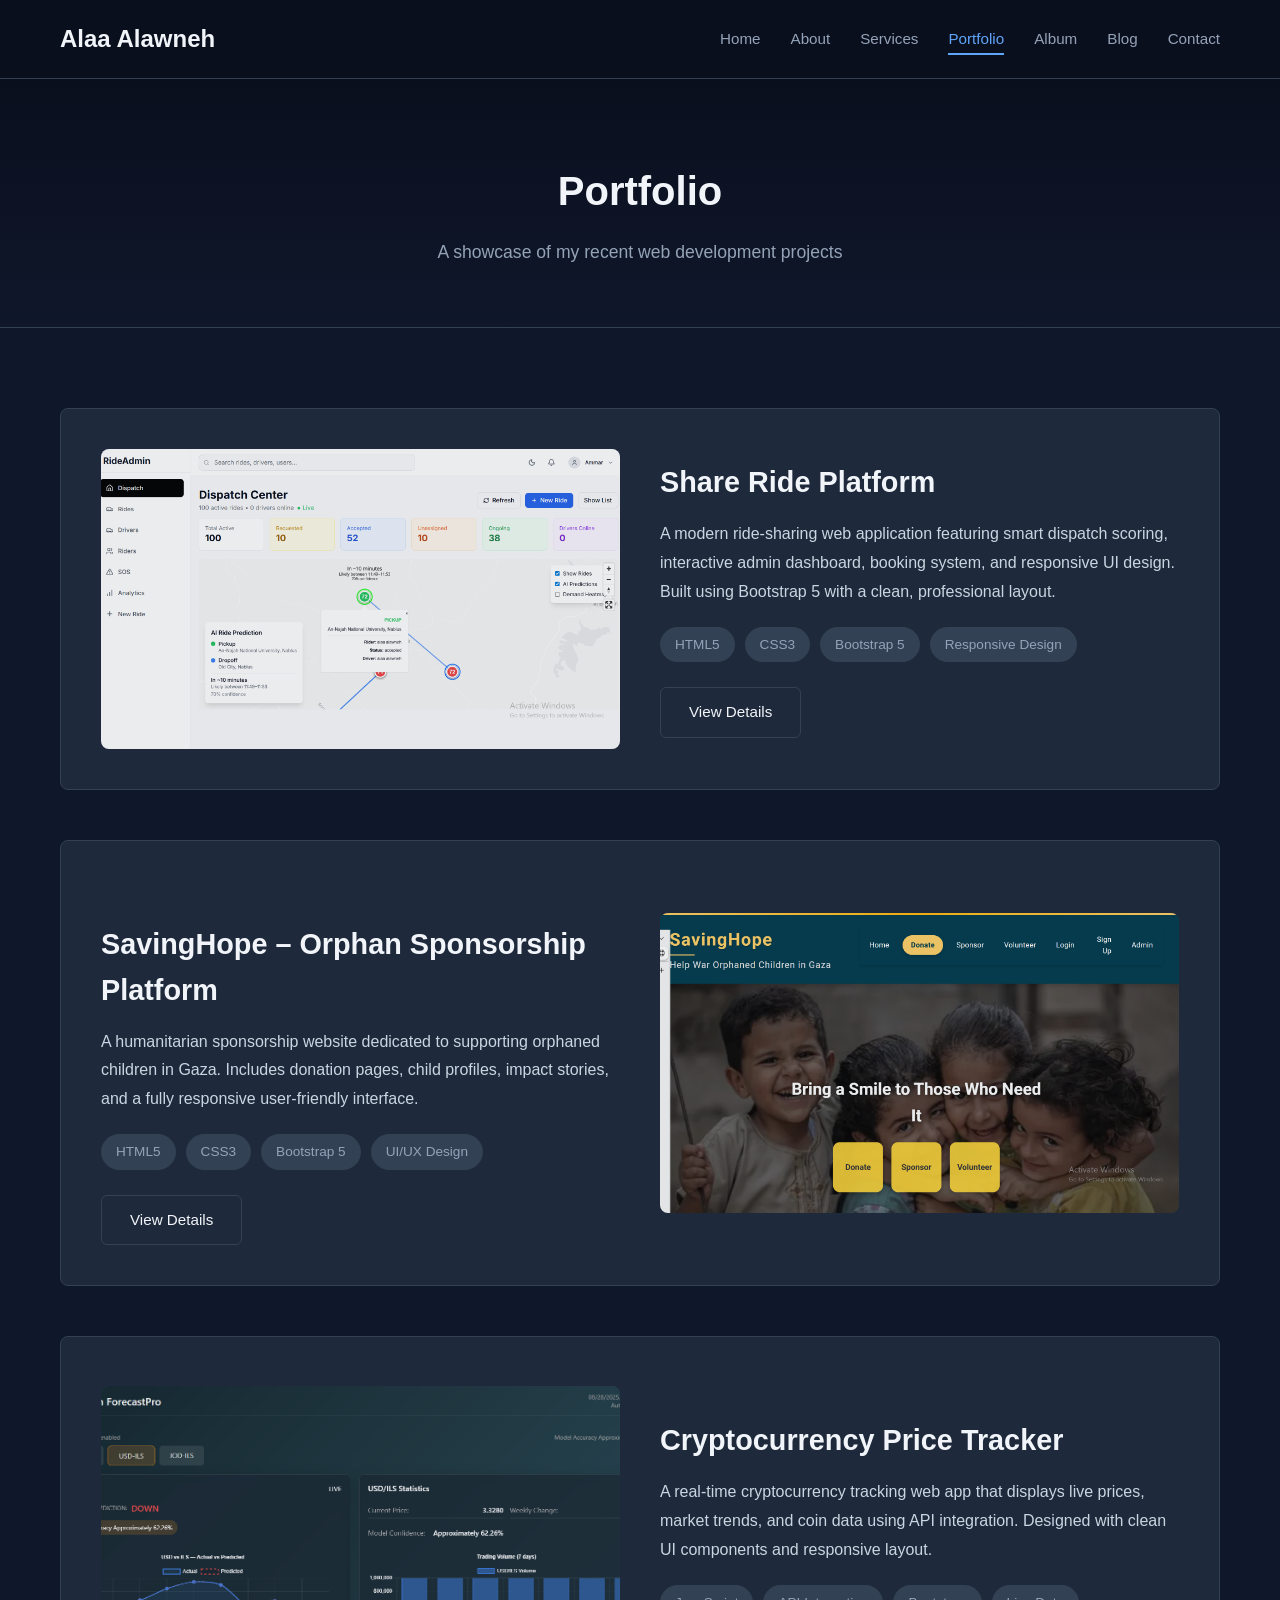
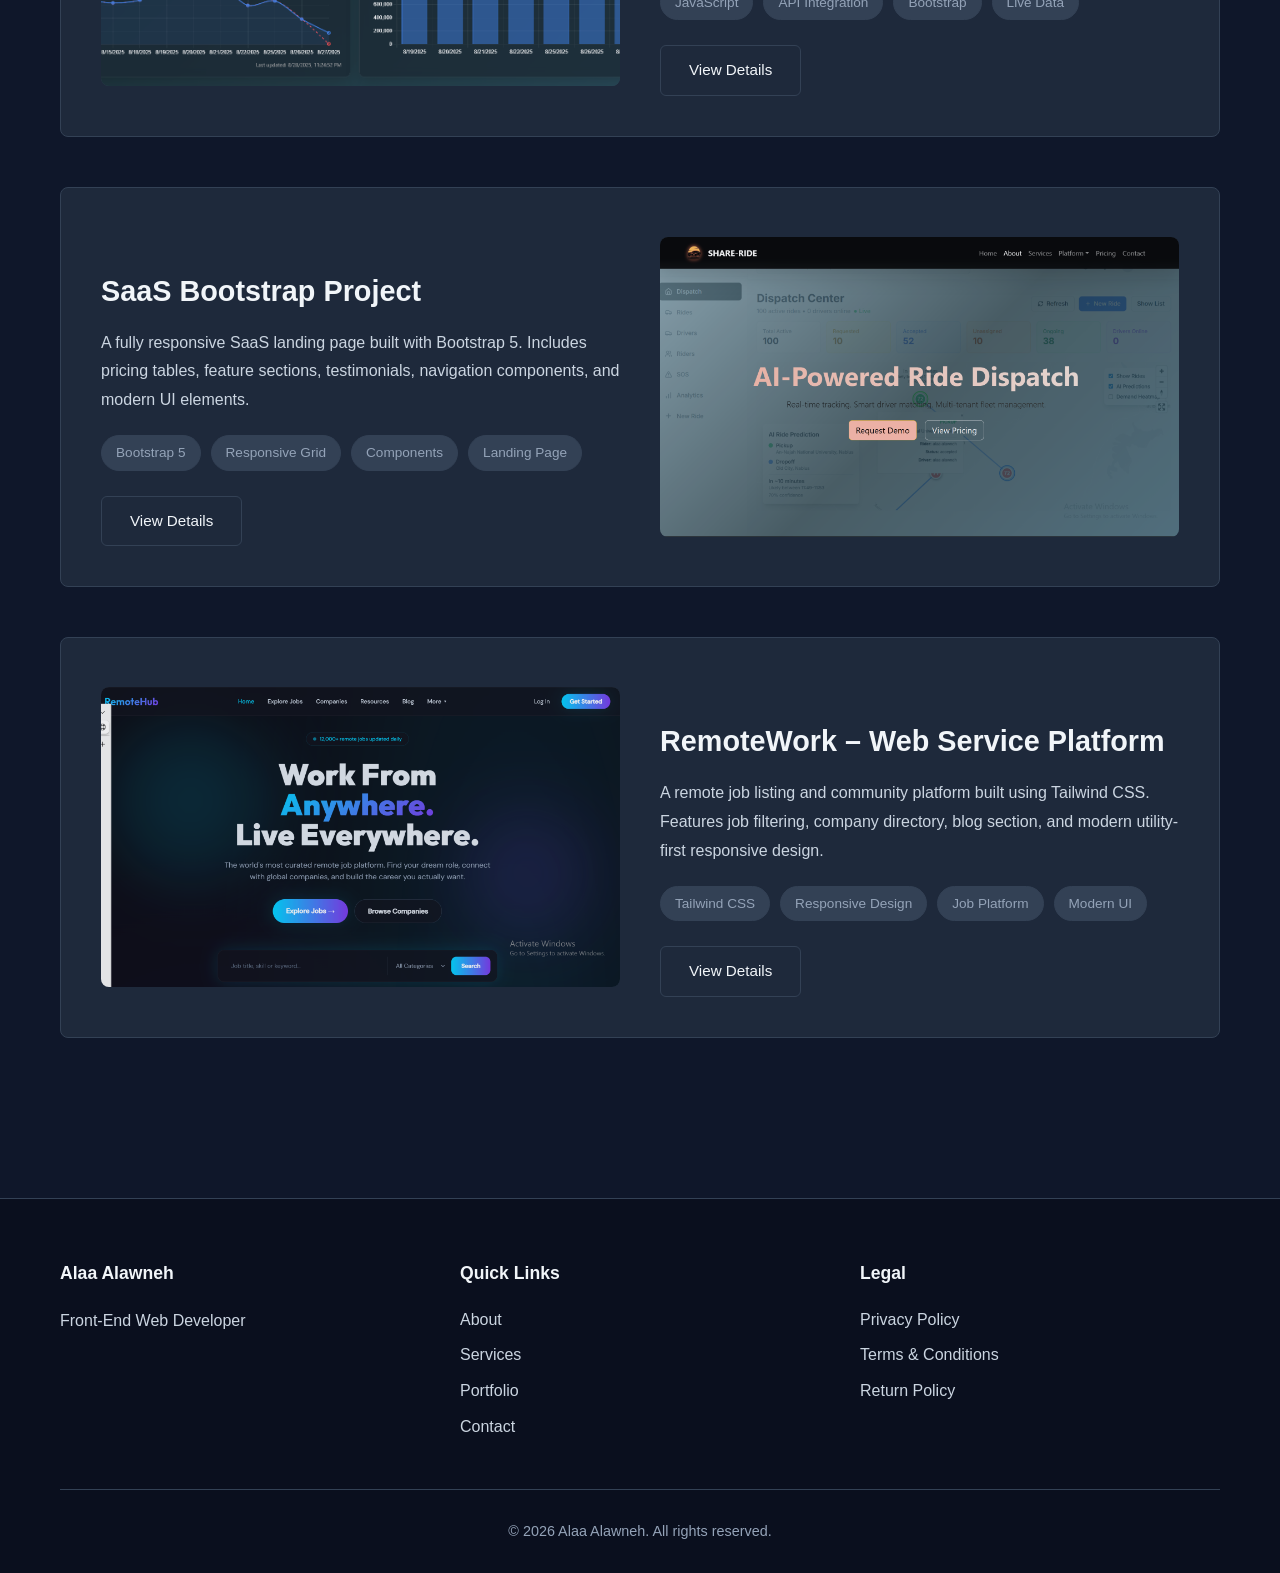
<file: portfolio.html>
<!DOCTYPE html>
<html lang="en">
<head>
    <meta charset="UTF-8">
    <meta name="viewport" content="width=device-width, initial-scale=1.0">
    <title>Portfolio - Alaa Alawneh</title>
    <link rel="stylesheet" href="css/style.css">
</head>
<body>
    <header>
        <div class="container">
            <div class="logo">
                <h2>Alaa Alawneh</h2>
            </div>
            <nav>
                <ul>
                    <li><a href="index.html">Home</a></li>
                    <li><a href="about.html">About</a></li>
                    <li><a href="services.html">Services</a></li>
                    <li><a href="portfolio.html" class="active">Portfolio</a></li>
                    <li><a href="album.html">Album</a></li>
                    <li><a href="blog.html">Blog</a></li>
                    <li><a href="contact.html">Contact</a></li>
                </ul>
            </nav>
        </div>
    </header>

    <main>
        <section class="page-header">
            <div class="container">
                <h1>Portfolio</h1>
                <p>A showcase of my recent web development projects</p>
            </div>
        </section>

        <section class="content-section">
            <div class="container">
                <div class="portfolio-grid">

                    <!-- SHARE RIDE -->
                    <article class="portfolio-item">
                        <div class="portfolio-image">
                            <img src="images/share-ride.jpg" alt="Share Ride Platform">
                        </div>
                        <div class="portfolio-content">
                            <h2>Share Ride Platform</h2>
                            <p>A modern ride-sharing web application featuring smart dispatch scoring, interactive admin dashboard, booking system, and responsive UI design. Built using Bootstrap 5 with a clean, professional layout.</p>
                            <div class="tags">
                                <span>HTML5</span>
                                <span>CSS3</span>
                                <span>Bootstrap 5</span>
                                <span>Responsive Design</span>
                            </div>
                            <a href="project.html" class="btn btn-secondary">View Details</a>
                        </div>
                    </article>

                    <!-- SAVING HOPE -->
                    <article class="portfolio-item">
                        <div class="portfolio-image">
                            <img src="images/savinghope.jpg" alt="Saving Hope Website">
                        </div>
                        <div class="portfolio-content">
                            <h2>SavingHope – Orphan Sponsorship Platform</h2>
                            <p>A humanitarian sponsorship website dedicated to supporting orphaned children in Gaza. Includes donation pages, child profiles, impact stories, and a fully responsive user-friendly interface.</p>
                            <div class="tags">
                                <span>HTML5</span>
                                <span>CSS3</span>
                                <span>Bootstrap 5</span>
                                <span>UI/UX Design</span>
                            </div>
                            <a href="project.html" class="btn btn-secondary">View Details</a>
                        </div>
                    </article>

                    <!-- CRYPTO TRACKER -->
                    <article class="portfolio-item">
                        <div class="portfolio-image">
                            <img src="images/crypto-tracker.jpg" alt="Cryptocurrency Price Tracker">
                        </div>
                        <div class="portfolio-content">
                            <h2>Cryptocurrency Price Tracker</h2>
                            <p>A real-time cryptocurrency tracking web app that displays live prices, market trends, and coin data using API integration. Designed with clean UI components and responsive layout.</p>
                            <div class="tags">
                                <span>JavaScript</span>
                                <span>API Integration</span>
                                <span>Bootstrap</span>
                                <span>Live Data</span>
                            </div>
                            <a href="project.html" class="btn btn-secondary">View Details</a>
                        </div>
                    </article>

                    <!-- SAAS BOOTSTRAP -->
                    <article class="portfolio-item">
                        <div class="portfolio-image">
                            <img src="images/saas-project.jpg" alt="SaaS Bootstrap Project">
                        </div>
                        <div class="portfolio-content">
                            <h2>SaaS Bootstrap Project</h2>
                            <p>A fully responsive SaaS landing page built with Bootstrap 5. Includes pricing tables, feature sections, testimonials, navigation components, and modern UI elements.</p>
                            <div class="tags">
                                <span>Bootstrap 5</span>
                                <span>Responsive Grid</span>
                                <span>Components</span>
                                <span>Landing Page</span>
                            </div>
                            <a href="project.html" class="btn btn-secondary">View Details</a>
                        </div>
                    </article>

                    <!-- REMOTEWORK TAILWIND -->
                    <article class="portfolio-item">
                        <div class="portfolio-image">
                            <img src="images/remotework.jpg" alt="RemoteWork Web Service">
                        </div>
                        <div class="portfolio-content">
                            <h2>RemoteWork – Web Service Platform</h2>
                            <p>A remote job listing and community platform built using Tailwind CSS. Features job filtering, company directory, blog section, and modern utility-first responsive design.</p>
                            <div class="tags">
                                <span>Tailwind CSS</span>
                                <span>Responsive Design</span>
                                <span>Job Platform</span>
                                <span>Modern UI</span>
                            </div>
                            <a href="project.html" class="btn btn-secondary">View Details</a>
                        </div>
                    </article>

                </div>
            </div>
        </section>
    </main>

    <footer>
        <div class="container">
            <div class="footer-content">
                <div class="footer-section">
                    <h4>Alaa Alawneh</h4>
                    <p>Front-End Web Developer</p>
                </div>
                <div class="footer-section">
                    <h4>Quick Links</h4>
                    <ul>
                        <li><a href="about.html">About</a></li>
                        <li><a href="services.html">Services</a></li>
                        <li><a href="portfolio.html">Portfolio</a></li>
                        <li><a href="contact.html">Contact</a></li>
                    </ul>
                </div>
                <div class="footer-section">
                    <h4>Legal</h4>
                    <ul>
                        <li><a href="privacy.html">Privacy Policy</a></li>
                        <li><a href="terms.html">Terms & Conditions</a></li>
                        <li><a href="return.html">Return Policy</a></li>
                    </ul>
                </div>
            </div>
            <div class="footer-bottom">
                <p>&copy; 2026 Alaa Alawneh. All rights reserved.</p>
            </div>
        </div>
    </footer>
</body>
</html>
</file>
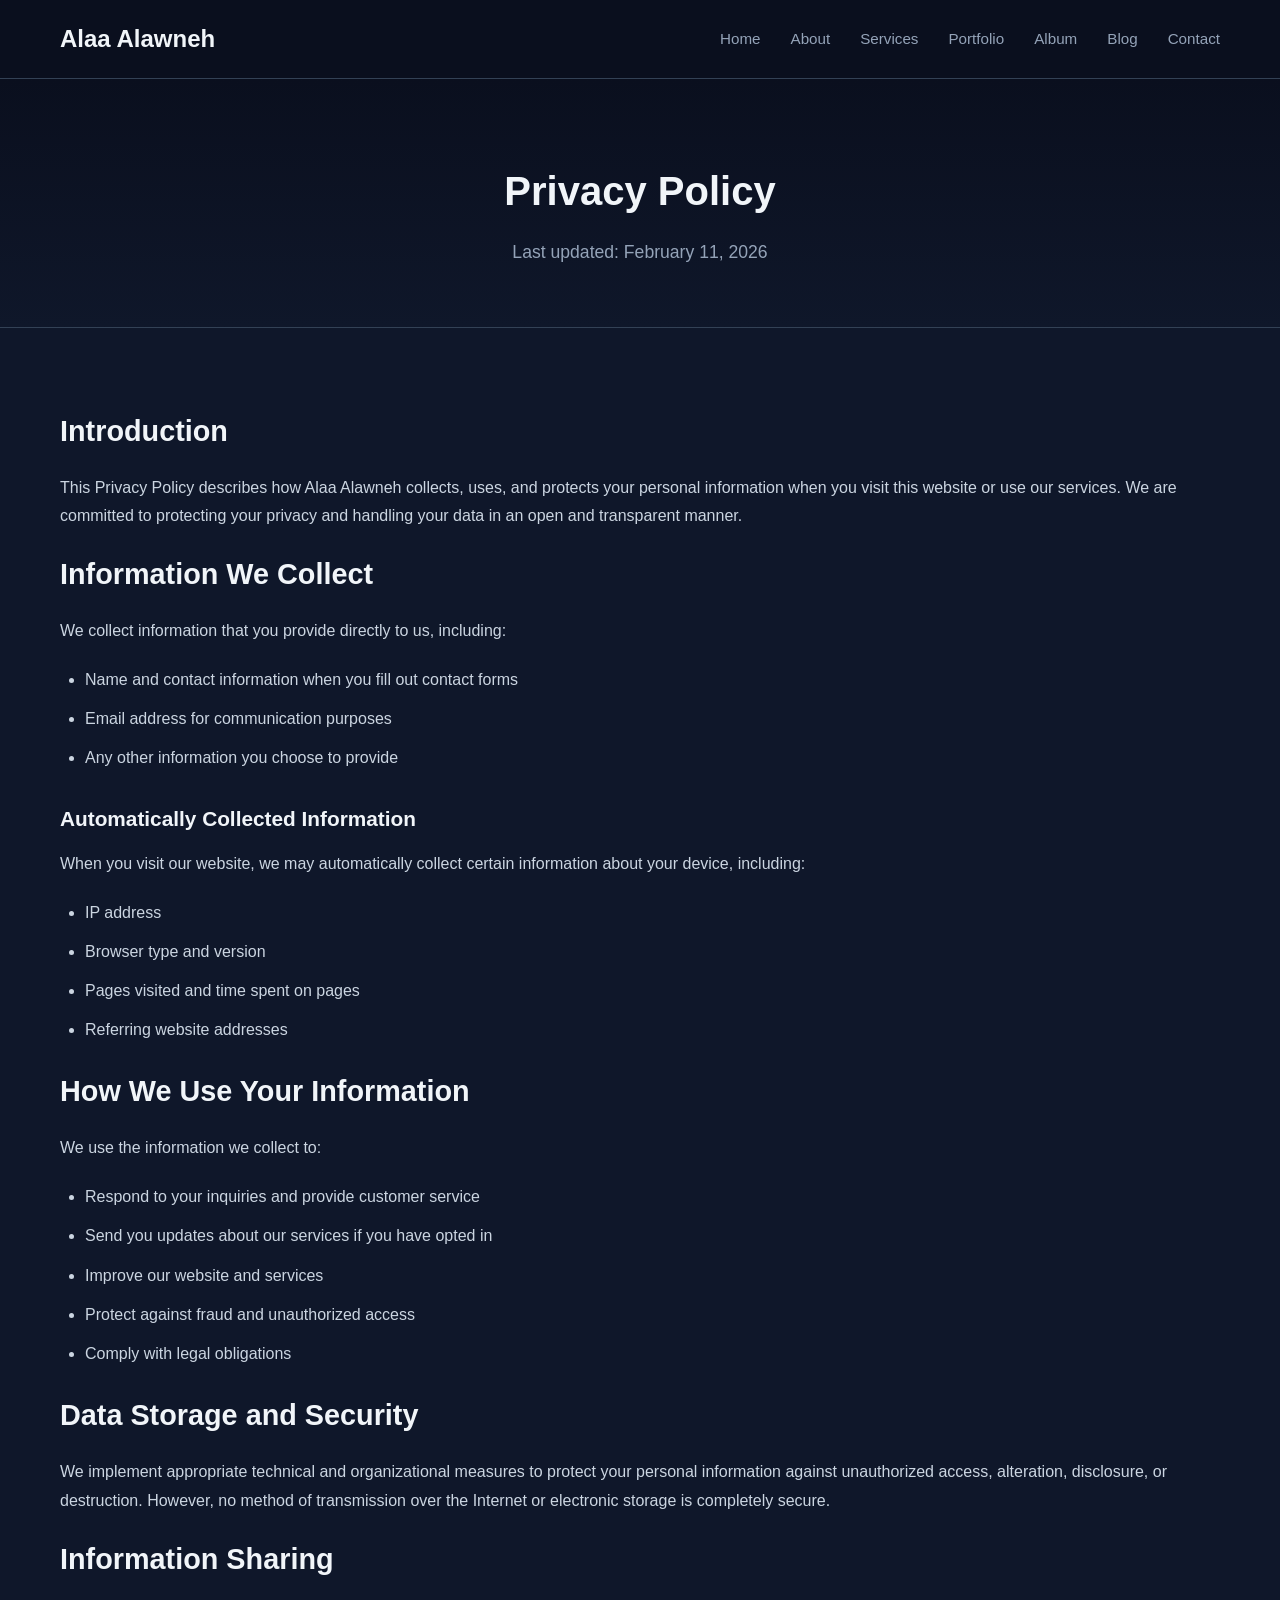
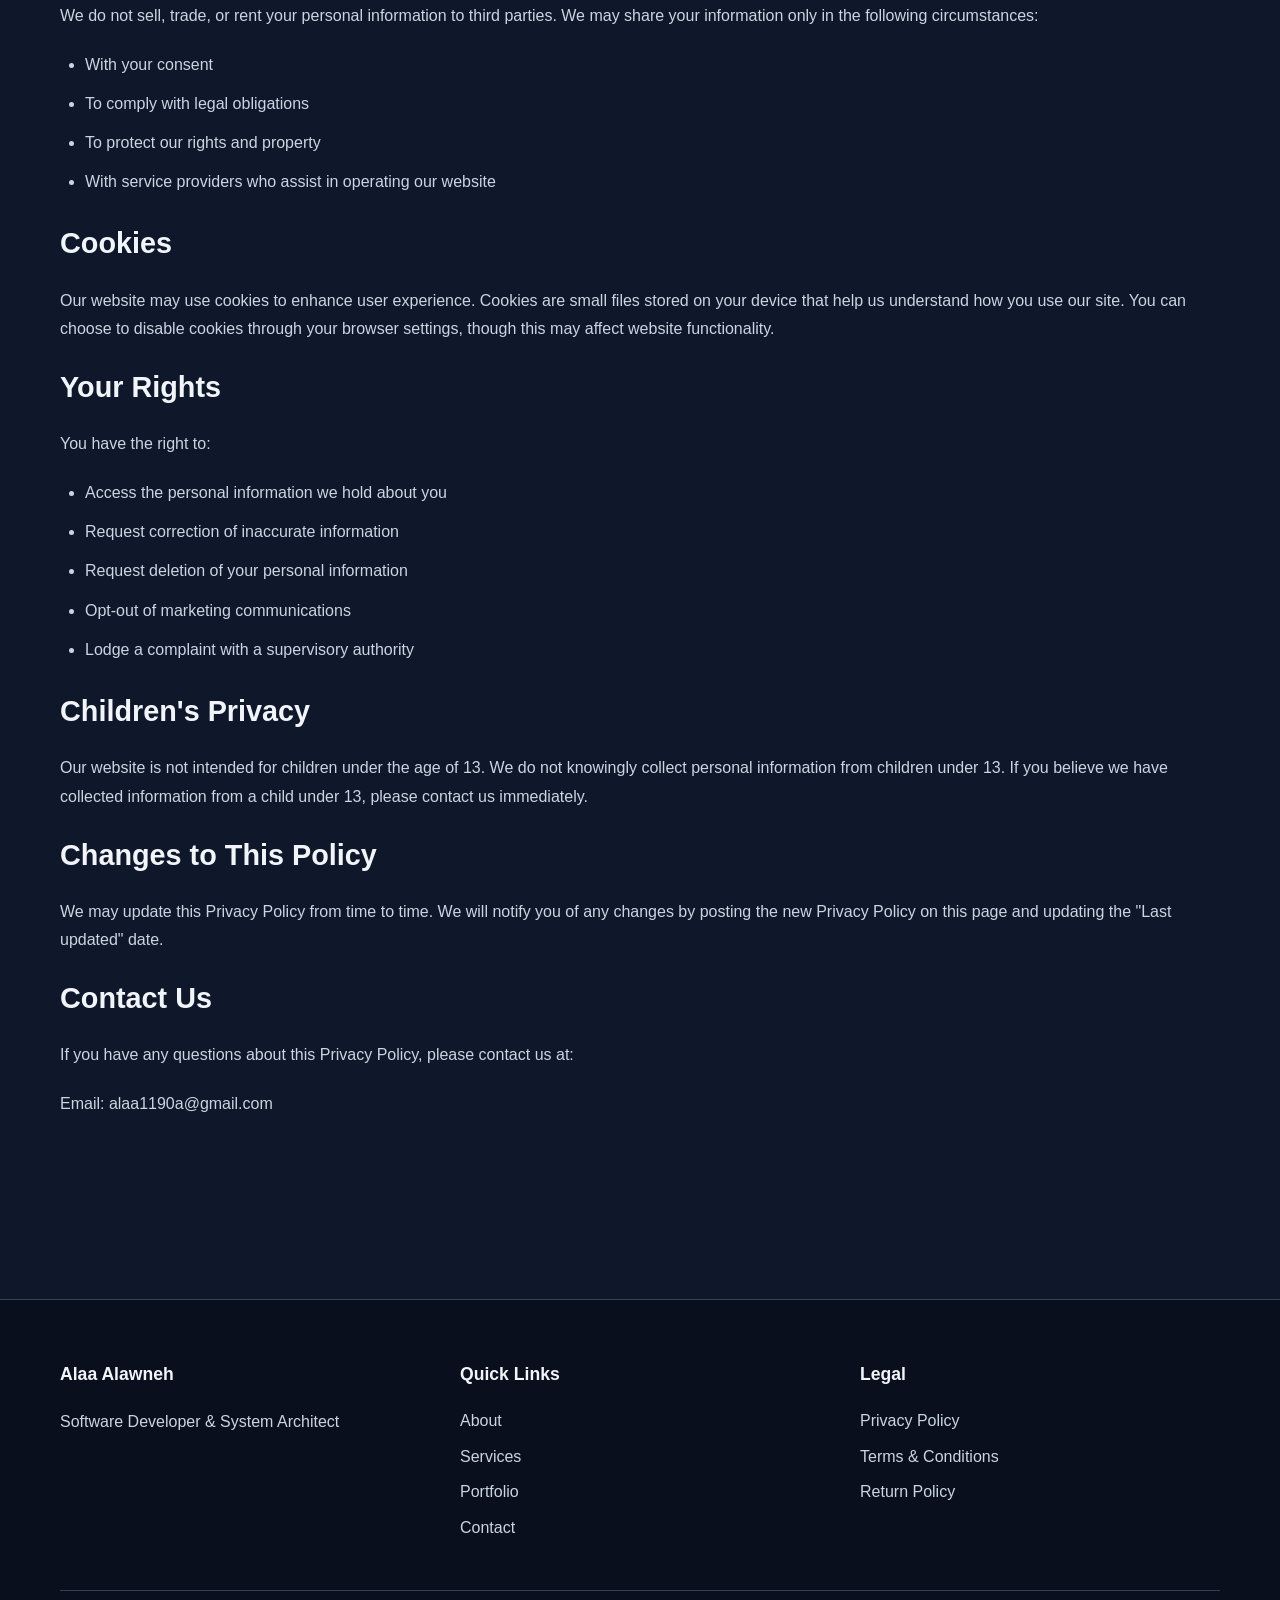
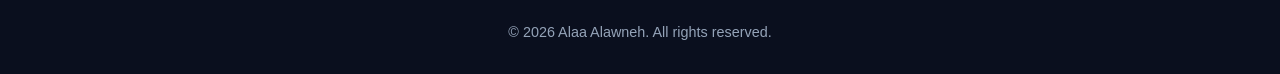
<file: privacy.html>
<!DOCTYPE html>
<html lang="en">
<head>
    <meta charset="UTF-8">
    <meta name="viewport" content="width=device-width, initial-scale=1.0">
    <title>Privacy Policy - Alaa Alawneh</title>
    <link rel="stylesheet" href="css/style.css">
</head>
<body>
    <header>
        <div class="container">
            <div class="logo">
                <h2>Alaa Alawneh</h2>
            </div>
            <nav>
                <ul>
                    <li><a href="index.html">Home</a></li>
                    <li><a href="about.html">About</a></li>
                    <li><a href="services.html">Services</a></li>
                    <li><a href="portfolio.html">Portfolio</a></li>
                    <li><a href="album.html">Album</a></li>
                    <li><a href="blog.html">Blog</a></li>
                    <li><a href="contact.html">Contact</a></li>
                </ul>
            </nav>
        </div>
    </header>

    <main>
        <section class="page-header">
            <div class="container">
                <h1>Privacy Policy</h1>
                <p>Last updated: February 11, 2026</p>
            </div>
        </section>

        <section class="content-section">
            <div class="container">
                <article class="legal-content">
                    <h2>Introduction</h2>
                    <p>This Privacy Policy describes how Alaa Alawneh collects, uses, and protects your personal information when you visit this website or use our services. We are committed to protecting your privacy and handling your data in an open and transparent manner.</p>

                    <h2>Information We Collect</h2>
                    <p>We collect information that you provide directly to us, including:</p>
                    <ul>
                        <li>Name and contact information when you fill out contact forms</li>
                        <li>Email address for communication purposes</li>
                        <li>Any other information you choose to provide</li>
                    </ul>

                    <h3>Automatically Collected Information</h3>
                    <p>When you visit our website, we may automatically collect certain information about your device, including:</p>
                    <ul>
                        <li>IP address</li>
                        <li>Browser type and version</li>
                        <li>Pages visited and time spent on pages</li>
                        <li>Referring website addresses</li>
                    </ul>

                    <h2>How We Use Your Information</h2>
                    <p>We use the information we collect to:</p>
                    <ul>
                        <li>Respond to your inquiries and provide customer service</li>
                        <li>Send you updates about our services if you have opted in</li>
                        <li>Improve our website and services</li>
                        <li>Protect against fraud and unauthorized access</li>
                        <li>Comply with legal obligations</li>
                    </ul>

                    <h2>Data Storage and Security</h2>
                    <p>We implement appropriate technical and organizational measures to protect your personal information against unauthorized access, alteration, disclosure, or destruction. However, no method of transmission over the Internet or electronic storage is completely secure.</p>

                    <h2>Information Sharing</h2>
                    <p>We do not sell, trade, or rent your personal information to third parties. We may share your information only in the following circumstances:</p>
                    <ul>
                        <li>With your consent</li>
                        <li>To comply with legal obligations</li>
                        <li>To protect our rights and property</li>
                        <li>With service providers who assist in operating our website</li>
                    </ul>

                    <h2>Cookies</h2>
                    <p>Our website may use cookies to enhance user experience. Cookies are small files stored on your device that help us understand how you use our site. You can choose to disable cookies through your browser settings, though this may affect website functionality.</p>

                    <h2>Your Rights</h2>
                    <p>You have the right to:</p>
                    <ul>
                        <li>Access the personal information we hold about you</li>
                        <li>Request correction of inaccurate information</li>
                        <li>Request deletion of your personal information</li>
                        <li>Opt-out of marketing communications</li>
                        <li>Lodge a complaint with a supervisory authority</li>
                    </ul>

                    <h2>Children's Privacy</h2>
                    <p>Our website is not intended for children under the age of 13. We do not knowingly collect personal information from children under 13. If you believe we have collected information from a child under 13, please contact us immediately.</p>

                    <h2>Changes to This Policy</h2>
                    <p>We may update this Privacy Policy from time to time. We will notify you of any changes by posting the new Privacy Policy on this page and updating the "Last updated" date.</p>

                    <h2>Contact Us</h2>
                    <p>If you have any questions about this Privacy Policy, please contact us at:</p>
                    <p>Email: alaa1190a@gmail.com</p>
                </article>
            </div>
        </section>
    </main>

    <footer>
        <div class="container">
            <div class="footer-content">
                <div class="footer-section">
                    <h4>Alaa Alawneh</h4>
                    <p>Software Developer & System Architect</p>
                </div>
                <div class="footer-section">
                    <h4>Quick Links</h4>
                    <ul>
                        <li><a href="about.html">About</a></li>
                        <li><a href="services.html">Services</a></li>
                        <li><a href="portfolio.html">Portfolio</a></li>
                        <li><a href="contact.html">Contact</a></li>
                    </ul>
                </div>
                <div class="footer-section">
                    <h4>Legal</h4>
                    <ul>
                        <li><a href="privacy.html">Privacy Policy</a></li>
                        <li><a href="terms.html">Terms & Conditions</a></li>
                        <li><a href="return.html">Return Policy</a></li>
                    </ul>
                </div>
            </div>
            <div class="footer-bottom">
                <p>&copy; 2026 Alaa Alawneh. All rights reserved.</p>
            </div>
        </div>
    </footer>
</body>
</html>
</file>
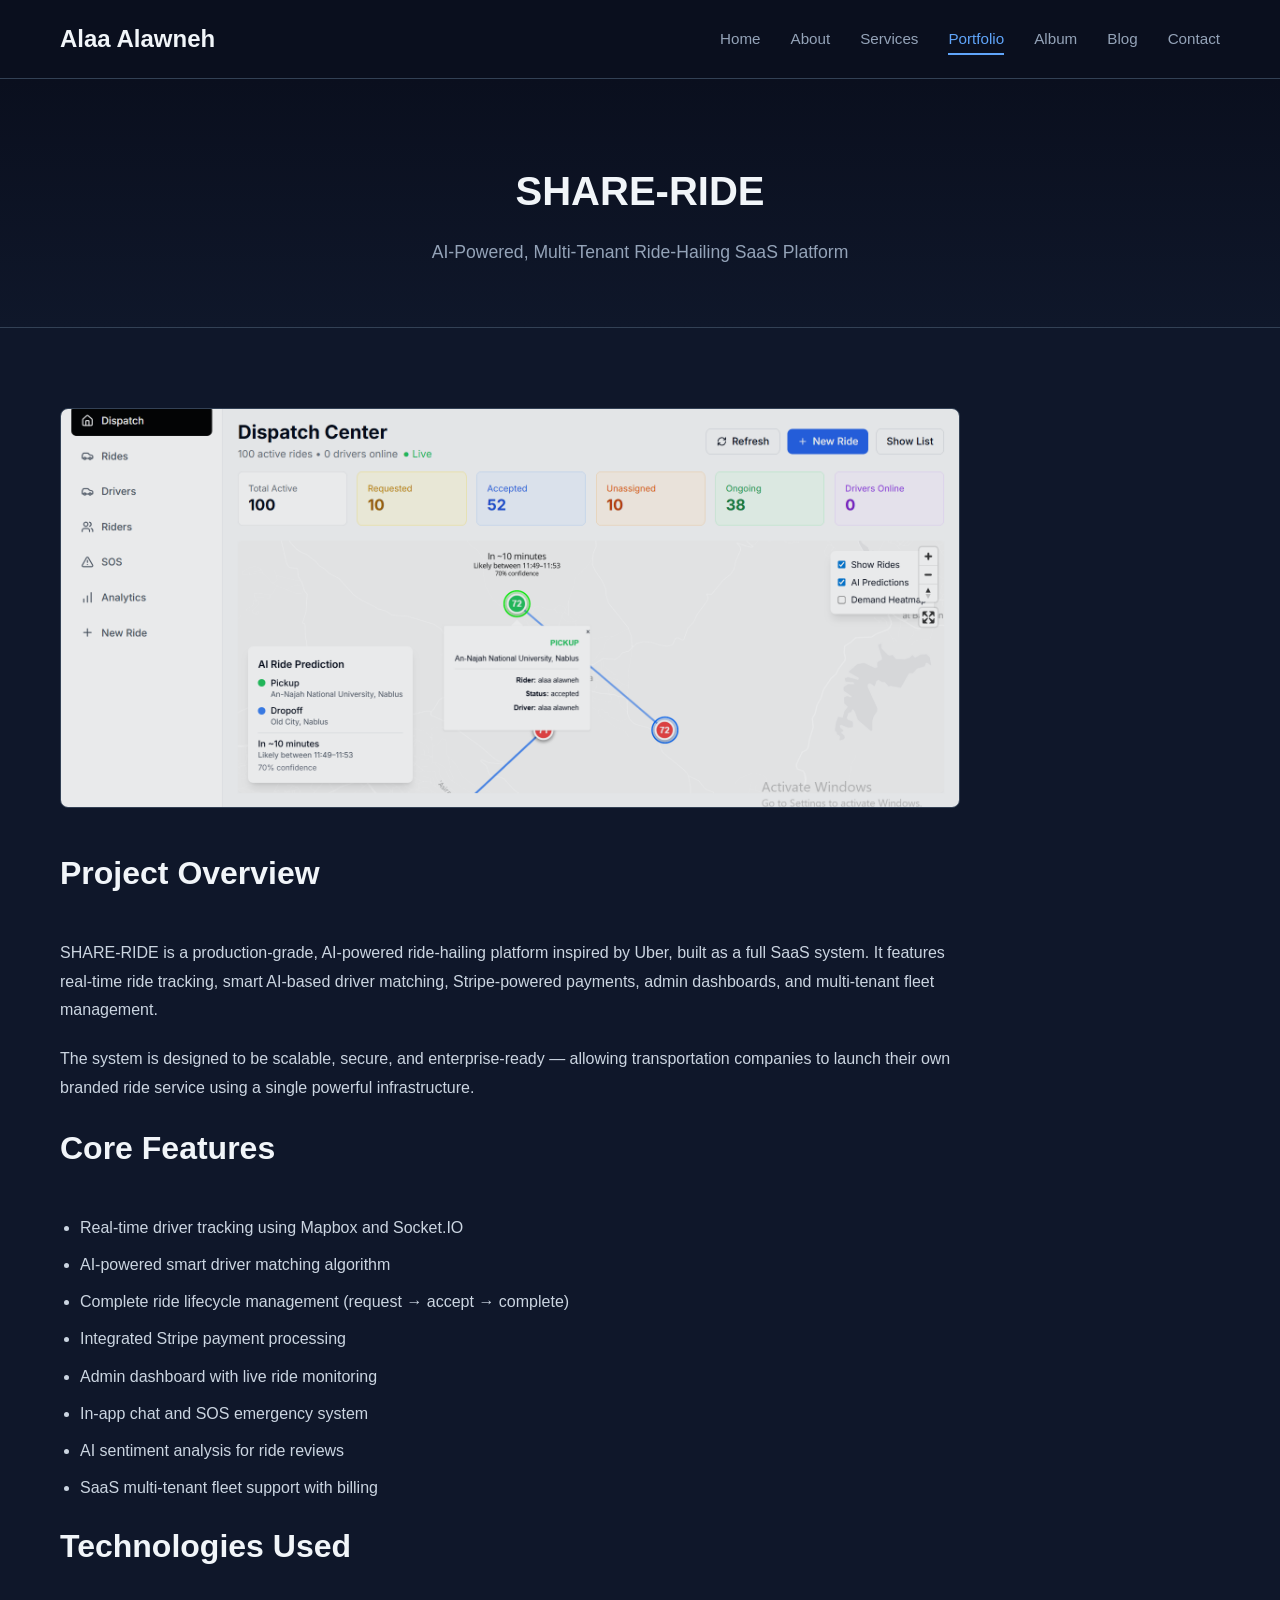
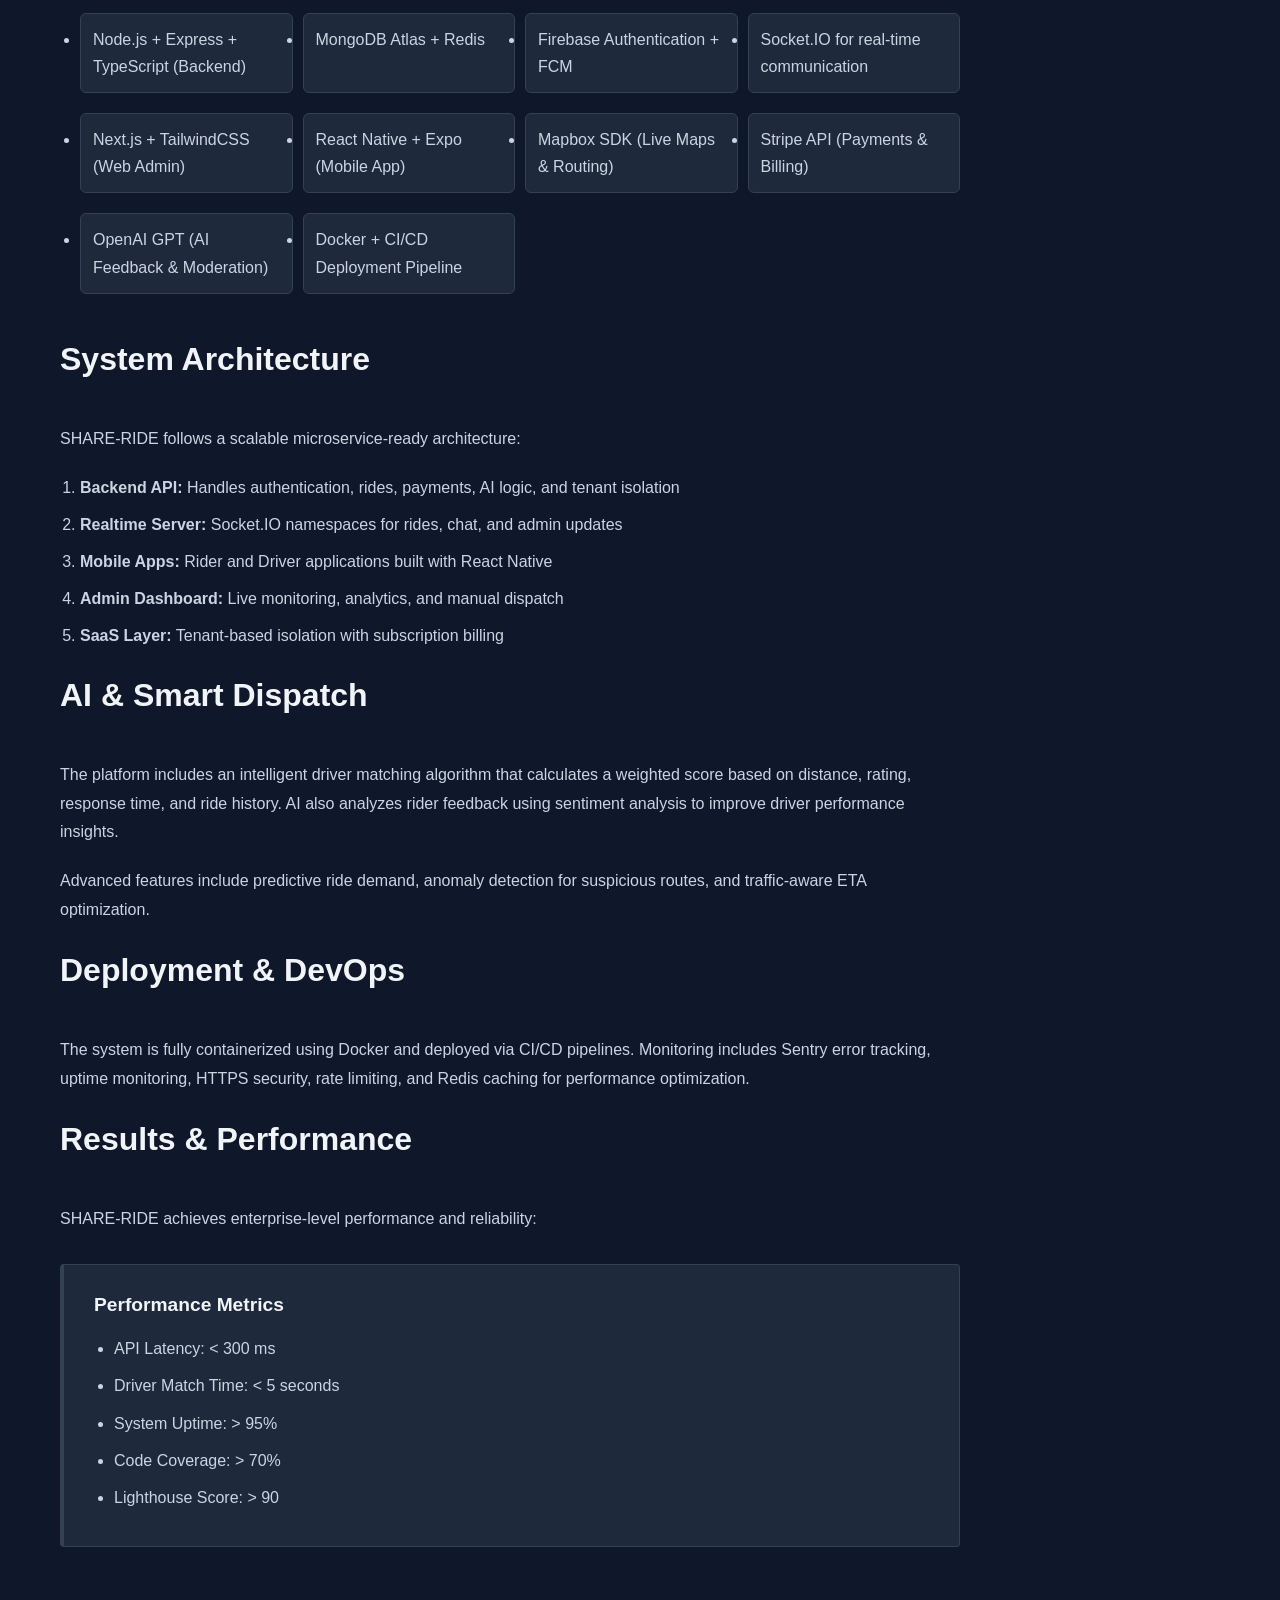
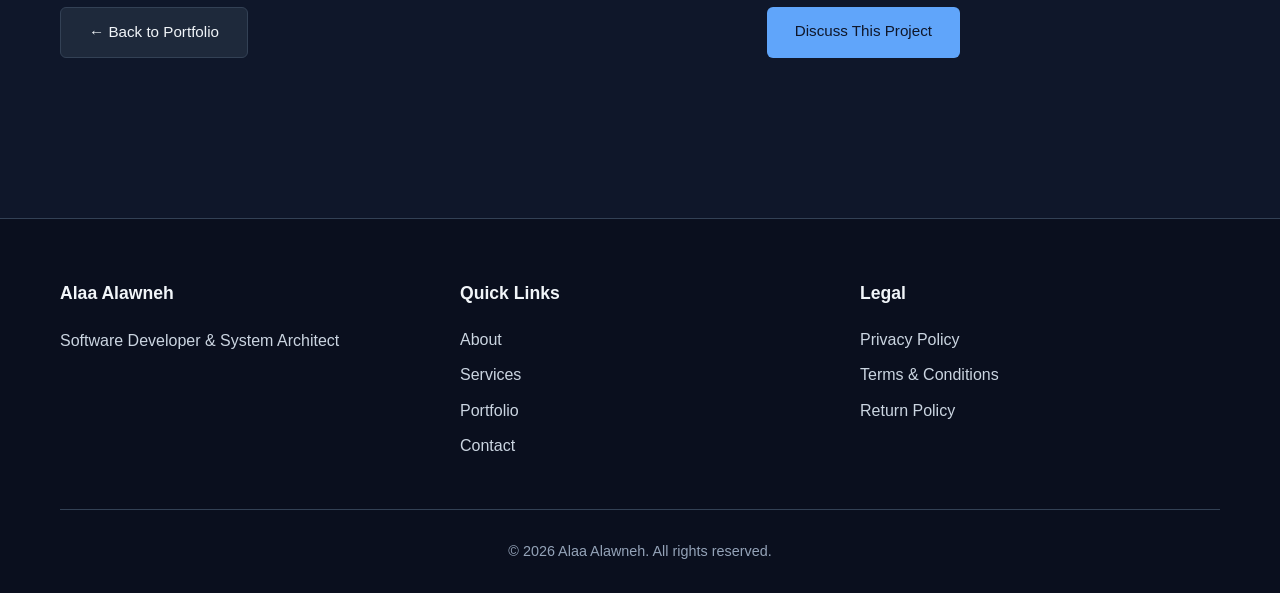
<file: project.html>
<!DOCTYPE html>
<html lang="en">
<head>
    <meta charset="UTF-8">
    <meta name="viewport" content="width=device-width, initial-scale=1.0">
    <title>Project Details - Alaa Alawneh</title>
    <link rel="stylesheet" href="css/style.css">
</head>
<body>
    <header>
        <div class="container">
            <div class="logo">
                <h2>Alaa Alawneh</h2>
            </div>
            <nav>
                <ul>
                    <li><a href="index.html">Home</a></li>
                    <li><a href="about.html">About</a></li>
                    <li><a href="services.html">Services</a></li>
                    <li><a href="portfolio.html" class="active">Portfolio</a></li>
                    <li><a href="album.html">Album</a></li>
                    <li><a href="blog.html">Blog</a></li>
                    <li><a href="contact.html">Contact</a></li>
                </ul>
            </nav>
        </div>
    </header>

    <main>
    <section class="page-header">
        <div class="container">
            <h1>SHARE-RIDE</h1>
            <p>AI-Powered, Multi-Tenant Ride-Hailing SaaS Platform</p>
        </div>
    </section>

    <section class="content-section">
        <div class="container">
            <article class="project-detail">
                <div class="project-overview">
                    <img src="images/share-ride.jpg" alt="SHARE-RIDE Platform">
                </div>

                <h2>Project Overview</h2>
                <p>SHARE-RIDE is a production-grade, AI-powered ride-hailing platform inspired by Uber, built as a full SaaS system. It features real-time ride tracking, smart AI-based driver matching, Stripe-powered payments, admin dashboards, and multi-tenant fleet management.</p>

                <p>The system is designed to be scalable, secure, and enterprise-ready — allowing transportation companies to launch their own branded ride service using a single powerful infrastructure.</p>

                <h2>Core Features</h2>
                <ul>
                    <li>Real-time driver tracking using Mapbox and Socket.IO</li>
                    <li>AI-powered smart driver matching algorithm</li>
                    <li>Complete ride lifecycle management (request → accept → complete)</li>
                    <li>Integrated Stripe payment processing</li>
                    <li>Admin dashboard with live ride monitoring</li>
                    <li>In-app chat and SOS emergency system</li>
                    <li>AI sentiment analysis for ride reviews</li>
                    <li>SaaS multi-tenant fleet support with billing</li>
                </ul>

                <h2>Technologies Used</h2>
                <div class="tech-list">
                    <ul>
                        <li>Node.js + Express + TypeScript (Backend)</li>
                        <li>MongoDB Atlas + Redis</li>
                        <li>Firebase Authentication + FCM</li>
                        <li>Socket.IO for real-time communication</li>
                        <li>Next.js + TailwindCSS (Web Admin)</li>
                        <li>React Native + Expo (Mobile App)</li>
                        <li>Mapbox SDK (Live Maps & Routing)</li>
                        <li>Stripe API (Payments & Billing)</li>
                        <li>OpenAI GPT (AI Feedback & Moderation)</li>
                        <li>Docker + CI/CD Deployment Pipeline</li>
                    </ul>
                </div>

                <h2>System Architecture</h2>
                <p>SHARE-RIDE follows a scalable microservice-ready architecture:</p>
                <ol>
                    <li><strong>Backend API:</strong> Handles authentication, rides, payments, AI logic, and tenant isolation</li>
                    <li><strong>Realtime Server:</strong> Socket.IO namespaces for rides, chat, and admin updates</li>
                    <li><strong>Mobile Apps:</strong> Rider and Driver applications built with React Native</li>
                    <li><strong>Admin Dashboard:</strong> Live monitoring, analytics, and manual dispatch</li>
                    <li><strong>SaaS Layer:</strong> Tenant-based isolation with subscription billing</li>
                </ol>

                <h2>AI & Smart Dispatch</h2>
                <p>The platform includes an intelligent driver matching algorithm that calculates a weighted score based on distance, rating, response time, and ride history. AI also analyzes rider feedback using sentiment analysis to improve driver performance insights.</p>

                <p>Advanced features include predictive ride demand, anomaly detection for suspicious routes, and traffic-aware ETA optimization.</p>

                <h2>Deployment & DevOps</h2>
                <p>The system is fully containerized using Docker and deployed via CI/CD pipelines. Monitoring includes Sentry error tracking, uptime monitoring, HTTPS security, rate limiting, and Redis caching for performance optimization.</p>

                <h2>Results & Performance</h2>
                <p>SHARE-RIDE achieves enterprise-level performance and reliability:</p>

                <aside class="highlight-box">
                    <h3>Performance Metrics</h3>
                    <ul>
                        <li>API Latency: &lt; 300 ms</li>
                        <li>Driver Match Time: &lt; 5 seconds</li>
                        <li>System Uptime: &gt; 95%</li>
                        <li>Code Coverage: &gt; 70%</li>
                        <li>Lighthouse Score: &gt; 90</li>
                    </ul>
                </aside>

                <div class="project-navigation">
                    <a href="portfolio.html" class="btn btn-secondary">← Back to Portfolio</a>
                    <a href="contact.html" class="btn btn-primary">Discuss This Project</a>
                </div>
            </article>
        </div>
    </section>
</main>

    <footer>
        <div class="container">
            <div class="footer-content">
                <div class="footer-section">
                    <h4>Alaa Alawneh</h4>
                    <p>Software Developer & System Architect</p>
                </div>
                <div class="footer-section">
                    <h4>Quick Links</h4>
                    <ul>
                        <li><a href="about.html">About</a></li>
                        <li><a href="services.html">Services</a></li>
                        <li><a href="portfolio.html">Portfolio</a></li>
                        <li><a href="contact.html">Contact</a></li>
                    </ul>
                </div>
                <div class="footer-section">
                    <h4>Legal</h4>
                    <ul>
                        <li><a href="privacy.html">Privacy Policy</a></li>
                        <li><a href="terms.html">Terms & Conditions</a></li>
                        <li><a href="return.html">Return Policy</a></li>
                    </ul>
                </div>
            </div>
            <div class="footer-bottom">
                <p>&copy; 2026 Alaa Alawneh. All rights reserved.</p>
            </div>
        </div>
    </footer>
</body>
</html>
</file>
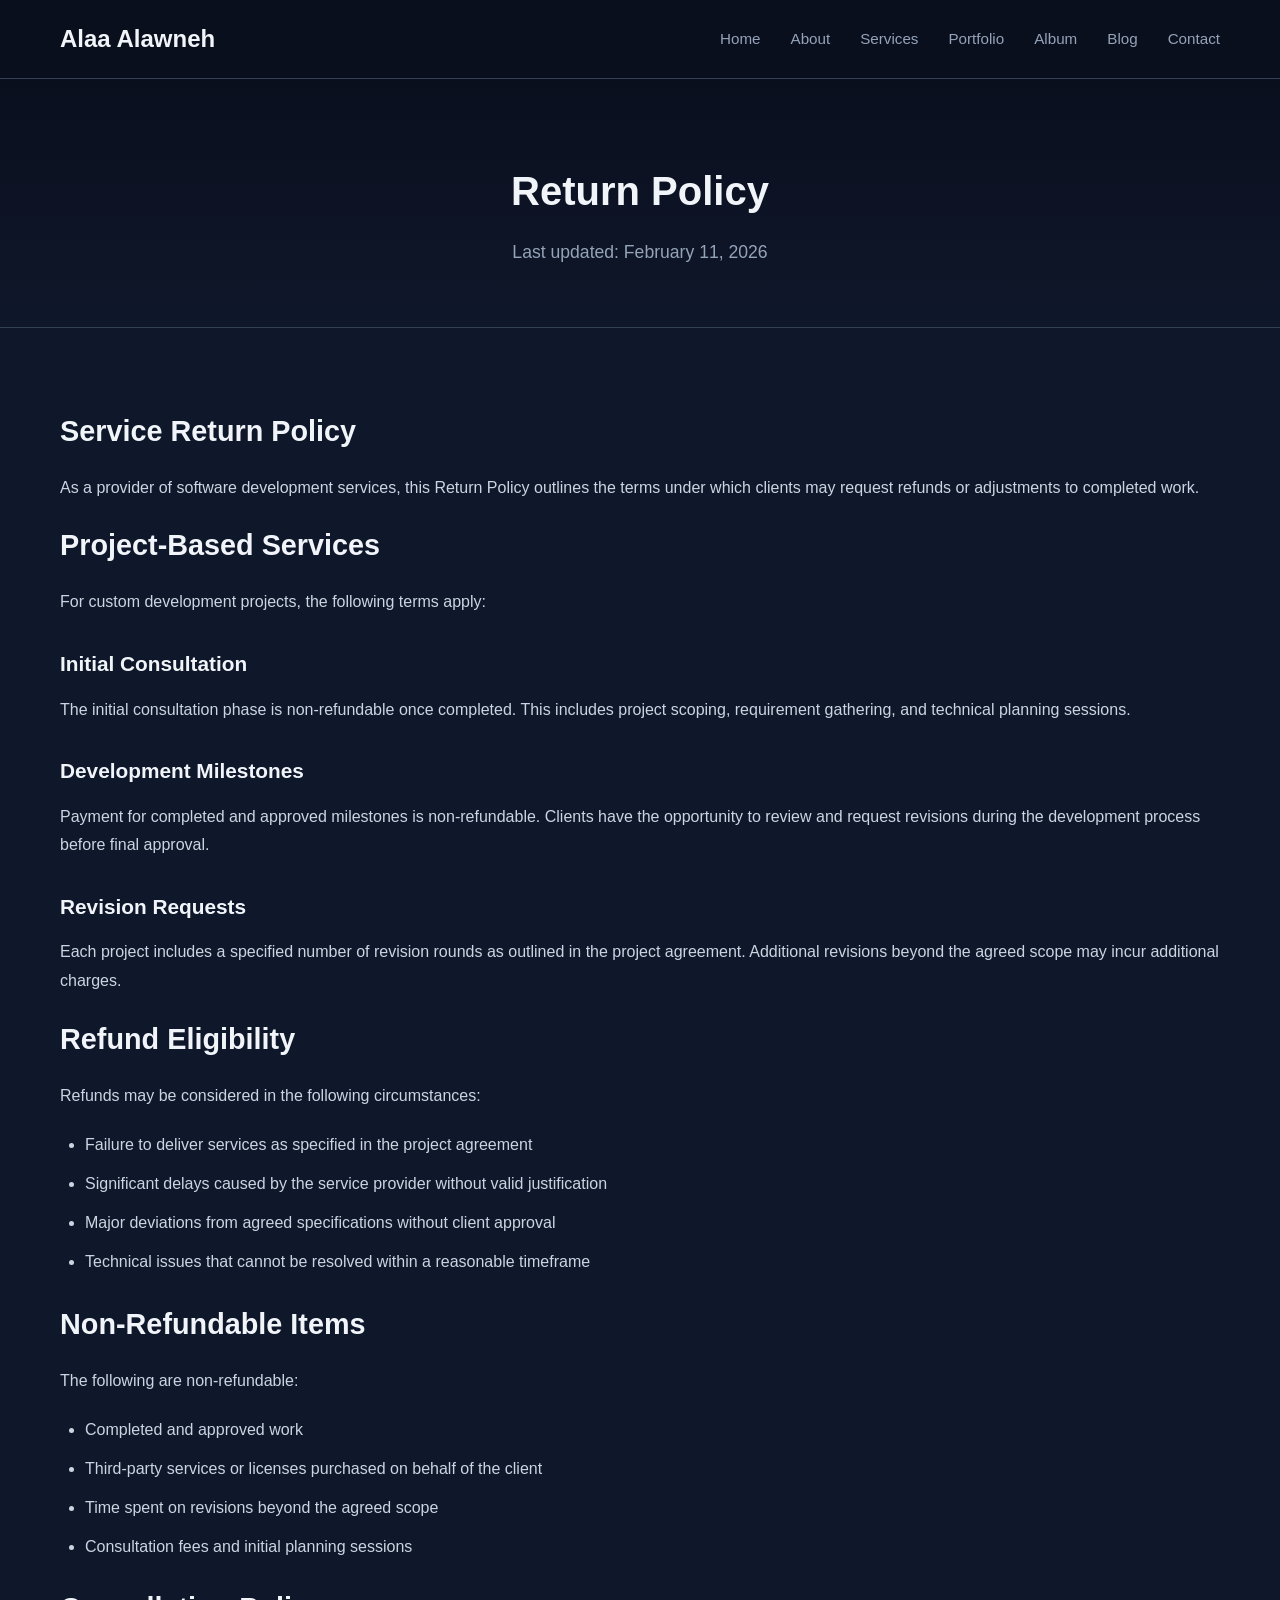
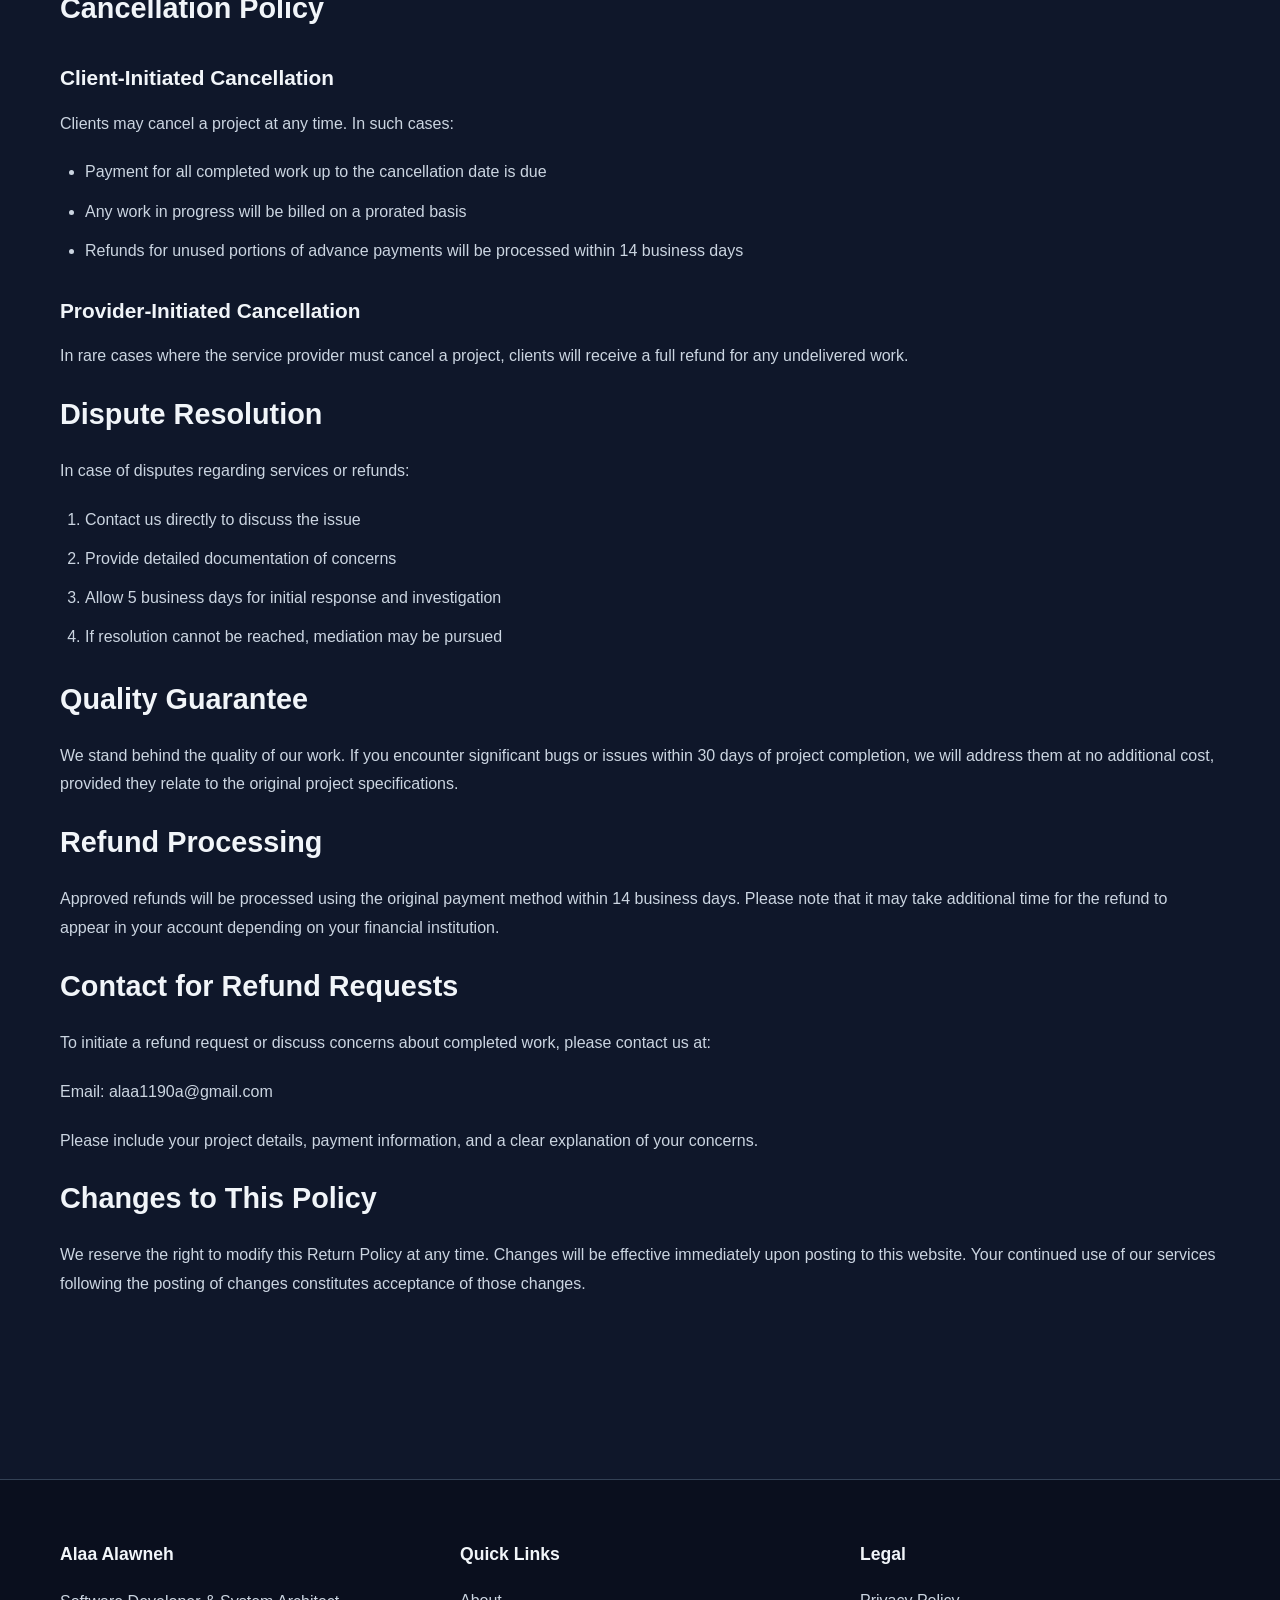
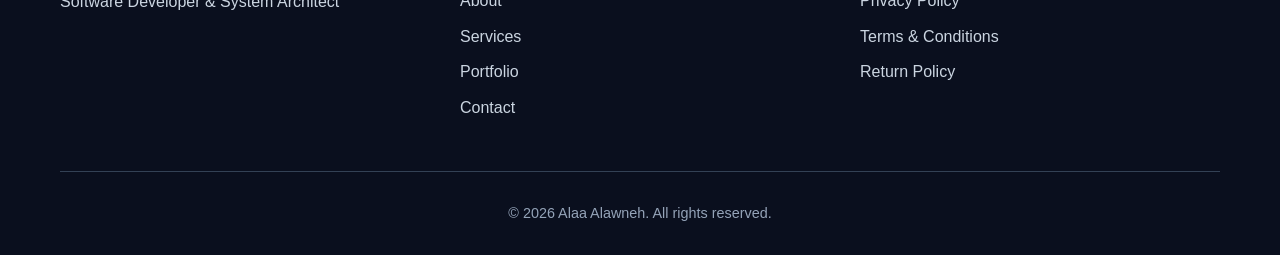
<file: return.html>
<!DOCTYPE html>
<html lang="en">
<head>
    <meta charset="UTF-8">
    <meta name="viewport" content="width=device-width, initial-scale=1.0">
    <title>Return Policy - Alaa Alawneh</title>
    <link rel="stylesheet" href="css/style.css">
</head>
<body>
    <header>
        <div class="container">
            <div class="logo">
                <h2>Alaa Alawneh</h2>
            </div>
            <nav>
                <ul>
                    <li><a href="index.html">Home</a></li>
                    <li><a href="about.html">About</a></li>
                    <li><a href="services.html">Services</a></li>
                    <li><a href="portfolio.html">Portfolio</a></li>
                    <li><a href="album.html">Album</a></li>
                    <li><a href="blog.html">Blog</a></li>
                    <li><a href="contact.html">Contact</a></li>
                </ul>
            </nav>
        </div>
    </header>

    <main>
        <section class="page-header">
            <div class="container">
                <h1>Return Policy</h1>
                <p>Last updated: February 11, 2026</p>
            </div>
        </section>

        <section class="content-section">
            <div class="container">
                <article class="legal-content">
                    <h2>Service Return Policy</h2>
                    <p>As a provider of software development services, this Return Policy outlines the terms under which clients may request refunds or adjustments to completed work.</p>

                    <h2>Project-Based Services</h2>
                    <p>For custom development projects, the following terms apply:</p>

                    <h3>Initial Consultation</h3>
                    <p>The initial consultation phase is non-refundable once completed. This includes project scoping, requirement gathering, and technical planning sessions.</p>

                    <h3>Development Milestones</h3>
                    <p>Payment for completed and approved milestones is non-refundable. Clients have the opportunity to review and request revisions during the development process before final approval.</p>

                    <h3>Revision Requests</h3>
                    <p>Each project includes a specified number of revision rounds as outlined in the project agreement. Additional revisions beyond the agreed scope may incur additional charges.</p>

                    <h2>Refund Eligibility</h2>
                    <p>Refunds may be considered in the following circumstances:</p>
                    <ul>
                        <li>Failure to deliver services as specified in the project agreement</li>
                        <li>Significant delays caused by the service provider without valid justification</li>
                        <li>Major deviations from agreed specifications without client approval</li>
                        <li>Technical issues that cannot be resolved within a reasonable timeframe</li>
                    </ul>

                    <h2>Non-Refundable Items</h2>
                    <p>The following are non-refundable:</p>
                    <ul>
                        <li>Completed and approved work</li>
                        <li>Third-party services or licenses purchased on behalf of the client</li>
                        <li>Time spent on revisions beyond the agreed scope</li>
                        <li>Consultation fees and initial planning sessions</li>
                    </ul>

                    <h2>Cancellation Policy</h2>
                    <h3>Client-Initiated Cancellation</h3>
                    <p>Clients may cancel a project at any time. In such cases:</p>
                    <ul>
                        <li>Payment for all completed work up to the cancellation date is due</li>
                        <li>Any work in progress will be billed on a prorated basis</li>
                        <li>Refunds for unused portions of advance payments will be processed within 14 business days</li>
                    </ul>

                    <h3>Provider-Initiated Cancellation</h3>
                    <p>In rare cases where the service provider must cancel a project, clients will receive a full refund for any undelivered work.</p>

                    <h2>Dispute Resolution</h2>
                    <p>In case of disputes regarding services or refunds:</p>
                    <ol>
                        <li>Contact us directly to discuss the issue</li>
                        <li>Provide detailed documentation of concerns</li>
                        <li>Allow 5 business days for initial response and investigation</li>
                        <li>If resolution cannot be reached, mediation may be pursued</li>
                    </ol>

                    <h2>Quality Guarantee</h2>
                    <p>We stand behind the quality of our work. If you encounter significant bugs or issues within 30 days of project completion, we will address them at no additional cost, provided they relate to the original project specifications.</p>

                    <h2>Refund Processing</h2>
                    <p>Approved refunds will be processed using the original payment method within 14 business days. Please note that it may take additional time for the refund to appear in your account depending on your financial institution.</p>

                    <h2>Contact for Refund Requests</h2>
                    <p>To initiate a refund request or discuss concerns about completed work, please contact us at:</p>
                    <p>Email: alaa1190a@gmail.com</p>
                    <p>Please include your project details, payment information, and a clear explanation of your concerns.</p>

                    <h2>Changes to This Policy</h2>
                    <p>We reserve the right to modify this Return Policy at any time. Changes will be effective immediately upon posting to this website. Your continued use of our services following the posting of changes constitutes acceptance of those changes.</p>
                </article>
            </div>
        </section>
    </main>

    <footer>
        <div class="container">
            <div class="footer-content">
                <div class="footer-section">
                    <h4>Alaa Alawneh</h4>
                    <p>Software Developer & System Architect</p>
                </div>
                <div class="footer-section">
                    <h4>Quick Links</h4>
                    <ul>
                        <li><a href="about.html">About</a></li>
                        <li><a href="services.html">Services</a></li>
                        <li><a href="portfolio.html">Portfolio</a></li>
                        <li><a href="contact.html">Contact</a></li>
                    </ul>
                </div>
                <div class="footer-section">
                    <h4>Legal</h4>
                    <ul>
                        <li><a href="privacy.html">Privacy Policy</a></li>
                        <li><a href="terms.html">Terms & Conditions</a></li>
                        <li><a href="return.html">Return Policy</a></li>
                    </ul>
                </div>
            </div>
            <div class="footer-bottom">
                <p>&copy; 2026 Alaa Alawneh. All rights reserved.</p>
            </div>
        </div>
    </footer>
</body>
</html>
</file>
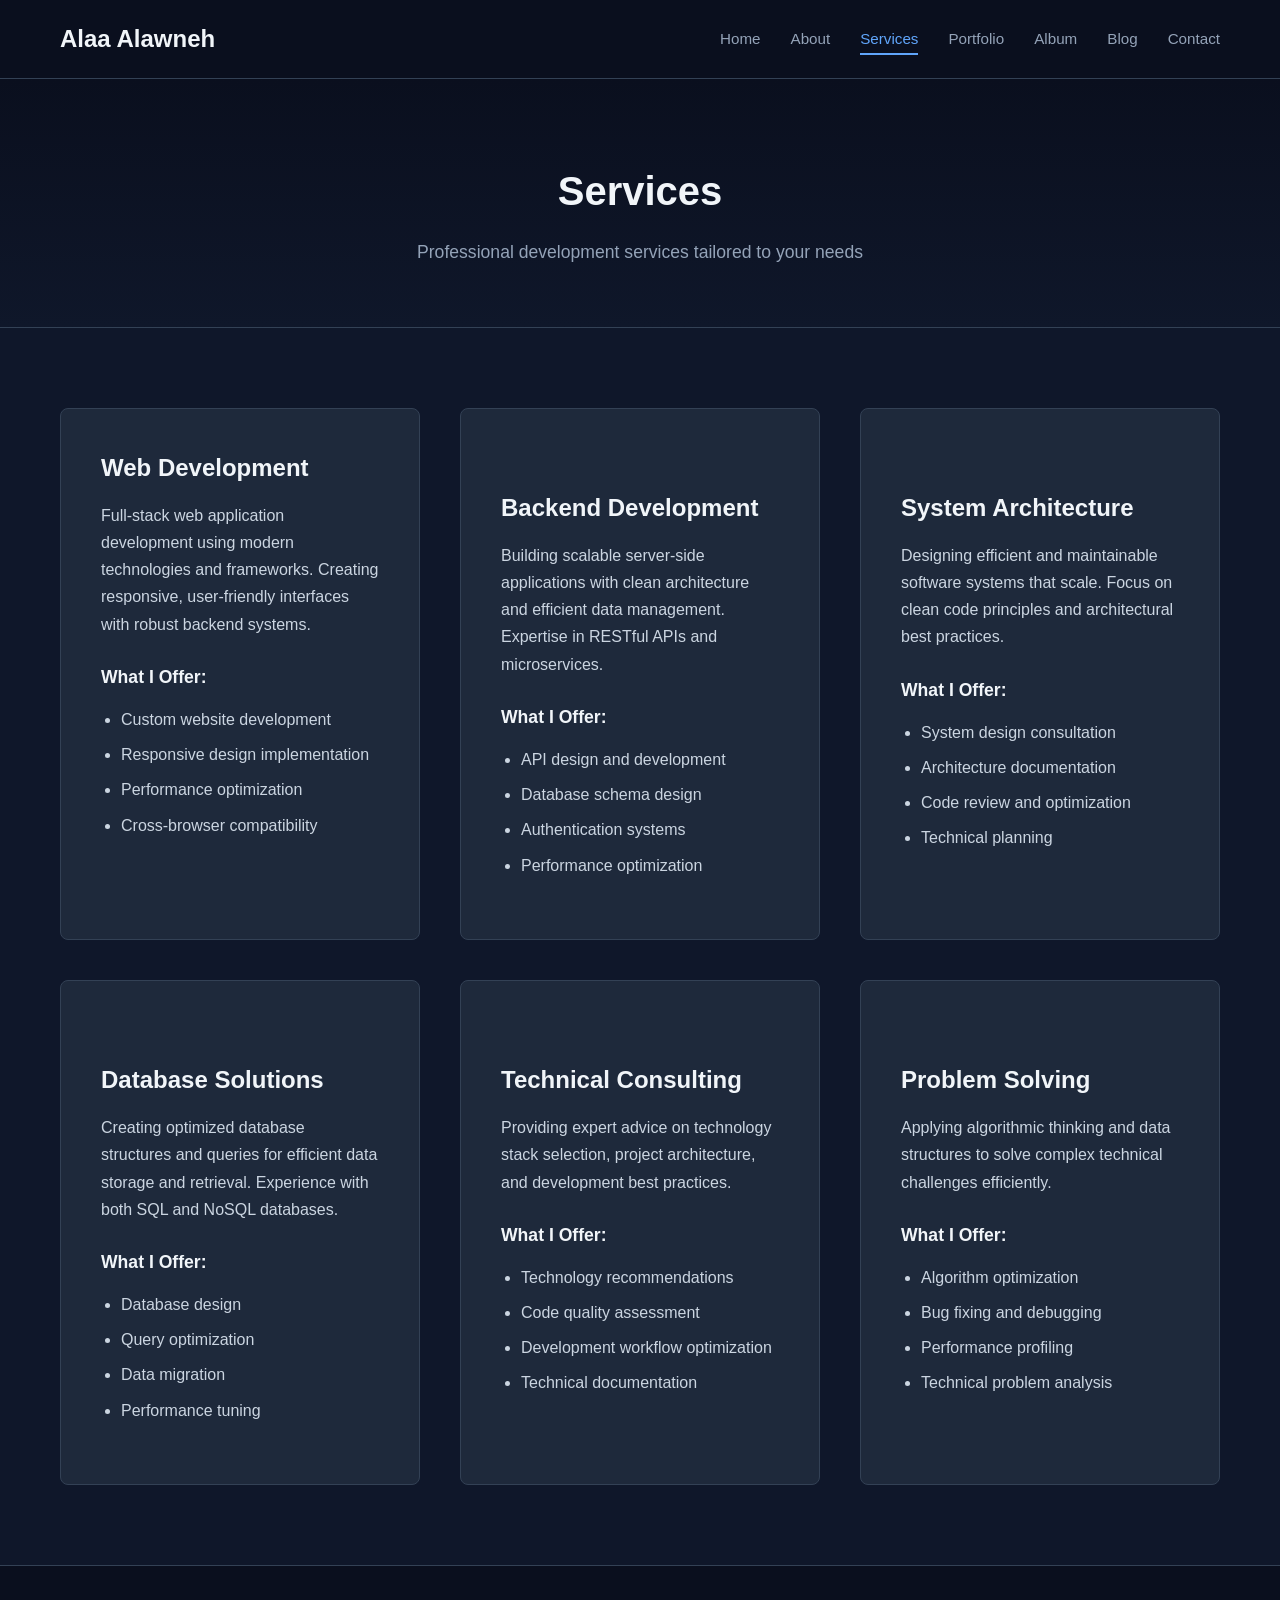
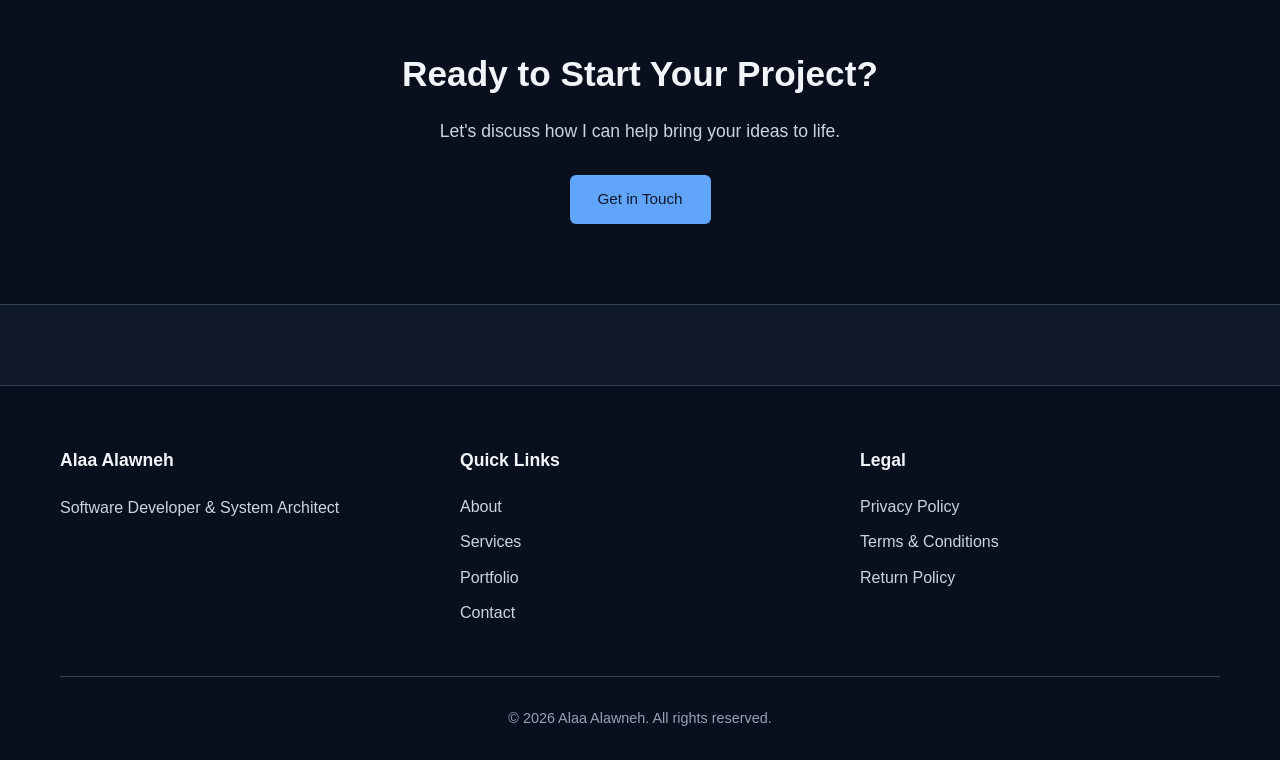
<file: services.html>
<!DOCTYPE html>
<html lang="en">
<head>
    <meta charset="UTF-8">
    <meta name="viewport" content="width=device-width, initial-scale=1.0">
    <title>Services - Alaa Alawneh</title>
    <link rel="stylesheet" href="css/style.css">
</head>
<body>
    <header>
        <div class="container">
            <div class="logo">
                <h2>Alaa Alawneh</h2>
            </div>
            <nav>
                <ul>
                    <li><a href="index.html">Home</a></li>
                    <li><a href="about.html">About</a></li>
                    <li><a href="services.html" class="active">Services</a></li>
                    <li><a href="portfolio.html">Portfolio</a></li>
                    <li><a href="album.html">Album</a></li>
                    <li><a href="blog.html">Blog</a></li>
                    <li><a href="contact.html">Contact</a></li>
                </ul>
            </nav>
        </div>
    </header>

    <main>
        <section class="page-header">
            <div class="container">
                <h1>Services</h1>
                <p>Professional development services tailored to your needs</p>
            </div>
        </section>

        <section class="content-section">
            <div class="container">
                <div class="services-grid">
                    <article class="service-card">
                        <h2>Web Development</h2>
                        <p>Full-stack web application development using modern technologies and frameworks. Creating responsive, user-friendly interfaces with robust backend systems.</p>
                        <h3>What I Offer:</h3>
                        <ul>
                            <li>Custom website development</li>
                            <li>Responsive design implementation</li>
                            <li>Performance optimization</li>
                            <li>Cross-browser compatibility</li>
                        </ul>
                    </article>

                    <article class="service-card">
                        <h2>Backend Development</h2>
                        <p>Building scalable server-side applications with clean architecture and efficient data management. Expertise in RESTful APIs and microservices.</p>
                        <h3>What I Offer:</h3>
                        <ul>
                            <li>API design and development</li>
                            <li>Database schema design</li>
                            <li>Authentication systems</li>
                            <li>Performance optimization</li>
                        </ul>
                    </article>

                    <article class="service-card">
                        <h2>System Architecture</h2>
                        <p>Designing efficient and maintainable software systems that scale. Focus on clean code principles and architectural best practices.</p>
                        <h3>What I Offer:</h3>
                        <ul>
                            <li>System design consultation</li>
                            <li>Architecture documentation</li>
                            <li>Code review and optimization</li>
                            <li>Technical planning</li>
                        </ul>
                    </article>

                    <article class="service-card">
                        <h2>Database Solutions</h2>
                        <p>Creating optimized database structures and queries for efficient data storage and retrieval. Experience with both SQL and NoSQL databases.</p>
                        <h3>What I Offer:</h3>
                        <ul>
                            <li>Database design</li>
                            <li>Query optimization</li>
                            <li>Data migration</li>
                            <li>Performance tuning</li>
                        </ul>
                    </article>

                    <article class="service-card">
                        <h2>Technical Consulting</h2>
                        <p>Providing expert advice on technology stack selection, project architecture, and development best practices.</p>
                        <h3>What I Offer:</h3>
                        <ul>
                            <li>Technology recommendations</li>
                            <li>Code quality assessment</li>
                            <li>Development workflow optimization</li>
                            <li>Technical documentation</li>
                        </ul>
                    </article>

                    <article class="service-card">
                        <h2>Problem Solving</h2>
                        <p>Applying algorithmic thinking and data structures to solve complex technical challenges efficiently.</p>
                        <h3>What I Offer:</h3>
                        <ul>
                            <li>Algorithm optimization</li>
                            <li>Bug fixing and debugging</li>
                            <li>Performance profiling</li>
                            <li>Technical problem analysis</li>
                        </ul>
                    </article>
                </div>
            </div>
        </section>

        <section class="cta-section">
            <div class="container">
                <h2>Ready to Start Your Project?</h2>
                <p>Let's discuss how I can help bring your ideas to life.</p>
                <a href="contact.html" class="btn btn-primary">Get in Touch</a>
            </div>
        </section>
    </main>

    <footer>
        <div class="container">
            <div class="footer-content">
                <div class="footer-section">
                    <h4>Alaa Alawneh</h4>
                    <p>Software Developer & System Architect</p>
                </div>
                <div class="footer-section">
                    <h4>Quick Links</h4>
                    <ul>
                        <li><a href="about.html">About</a></li>
                        <li><a href="services.html">Services</a></li>
                        <li><a href="portfolio.html">Portfolio</a></li>
                        <li><a href="contact.html">Contact</a></li>
                    </ul>
                </div>
                <div class="footer-section">
                    <h4>Legal</h4>
                    <ul>
                        <li><a href="privacy.html">Privacy Policy</a></li>
                        <li><a href="terms.html">Terms & Conditions</a></li>
                        <li><a href="return.html">Return Policy</a></li>
                    </ul>
                </div>
            </div>
            <div class="footer-bottom">
                <p>&copy; 2026 Alaa Alawneh. All rights reserved.</p>
            </div>
        </div>
    </footer>
</body>
</html>
</file>
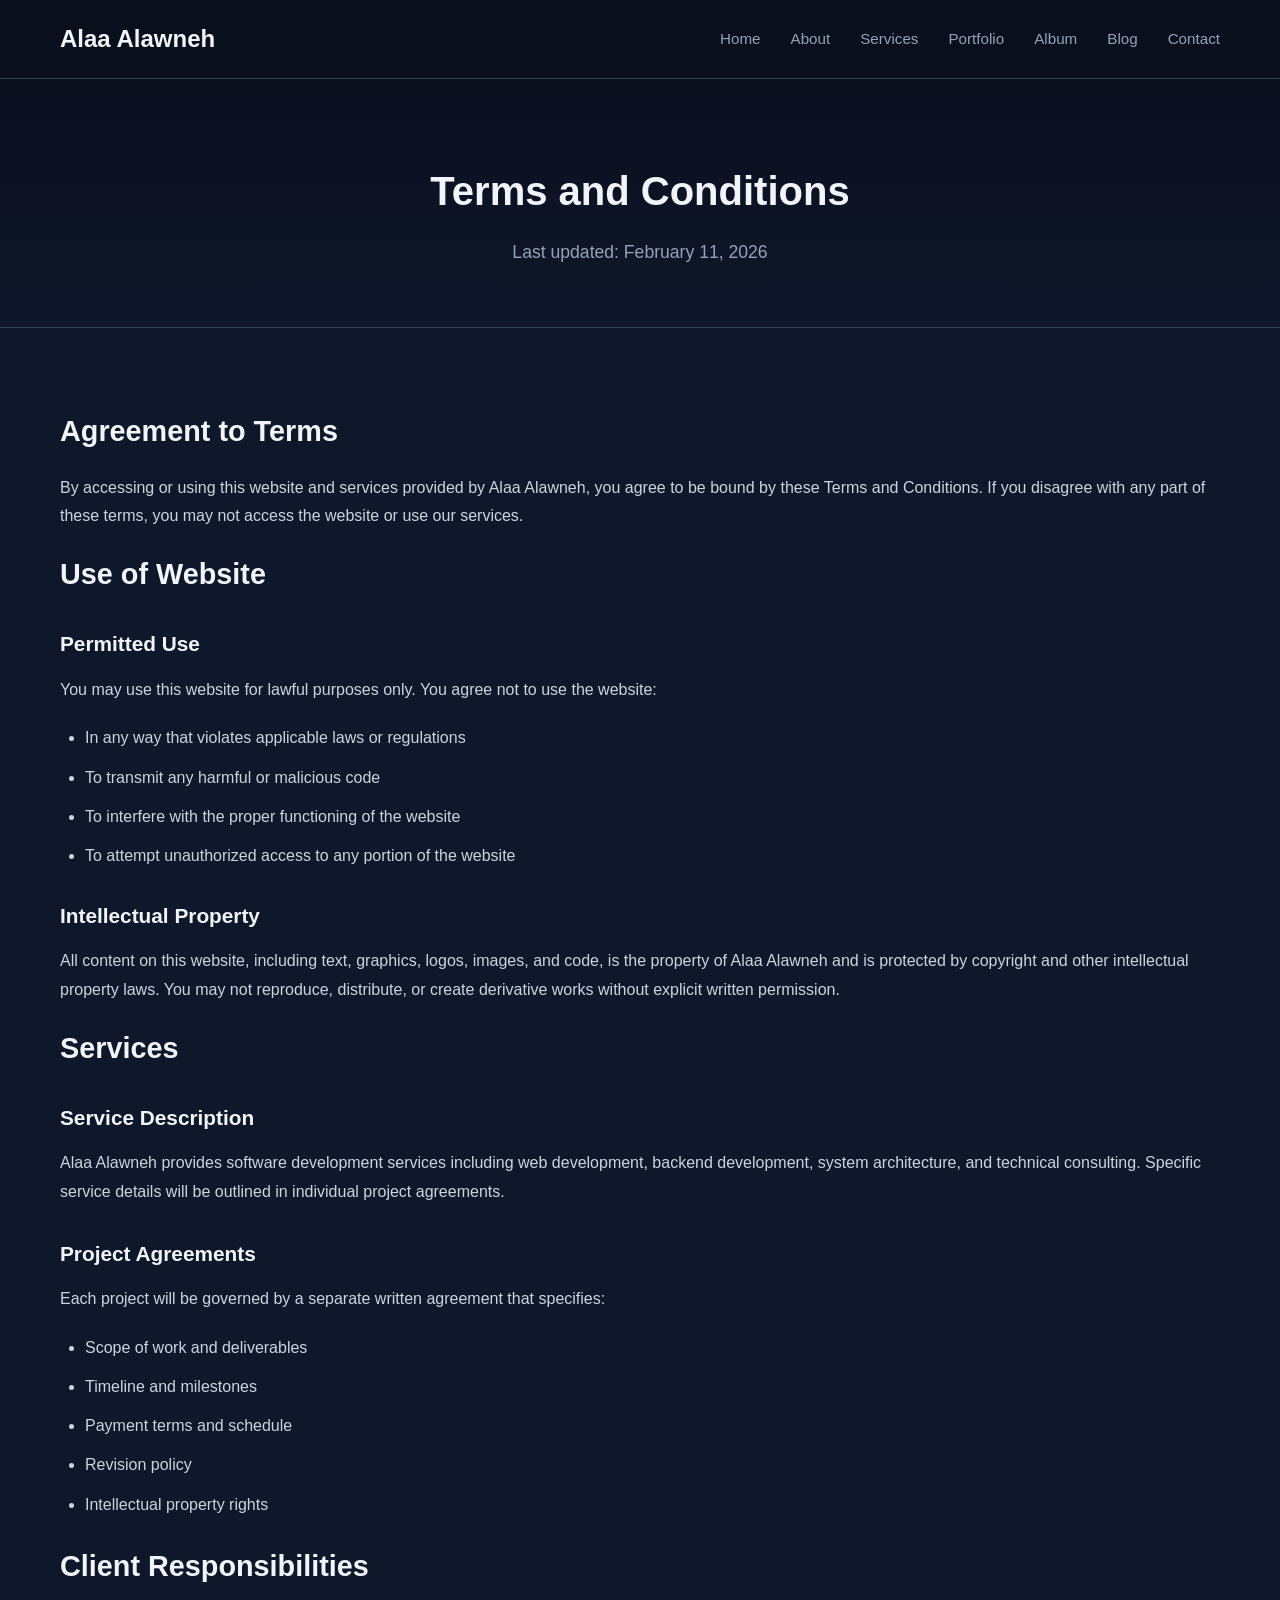
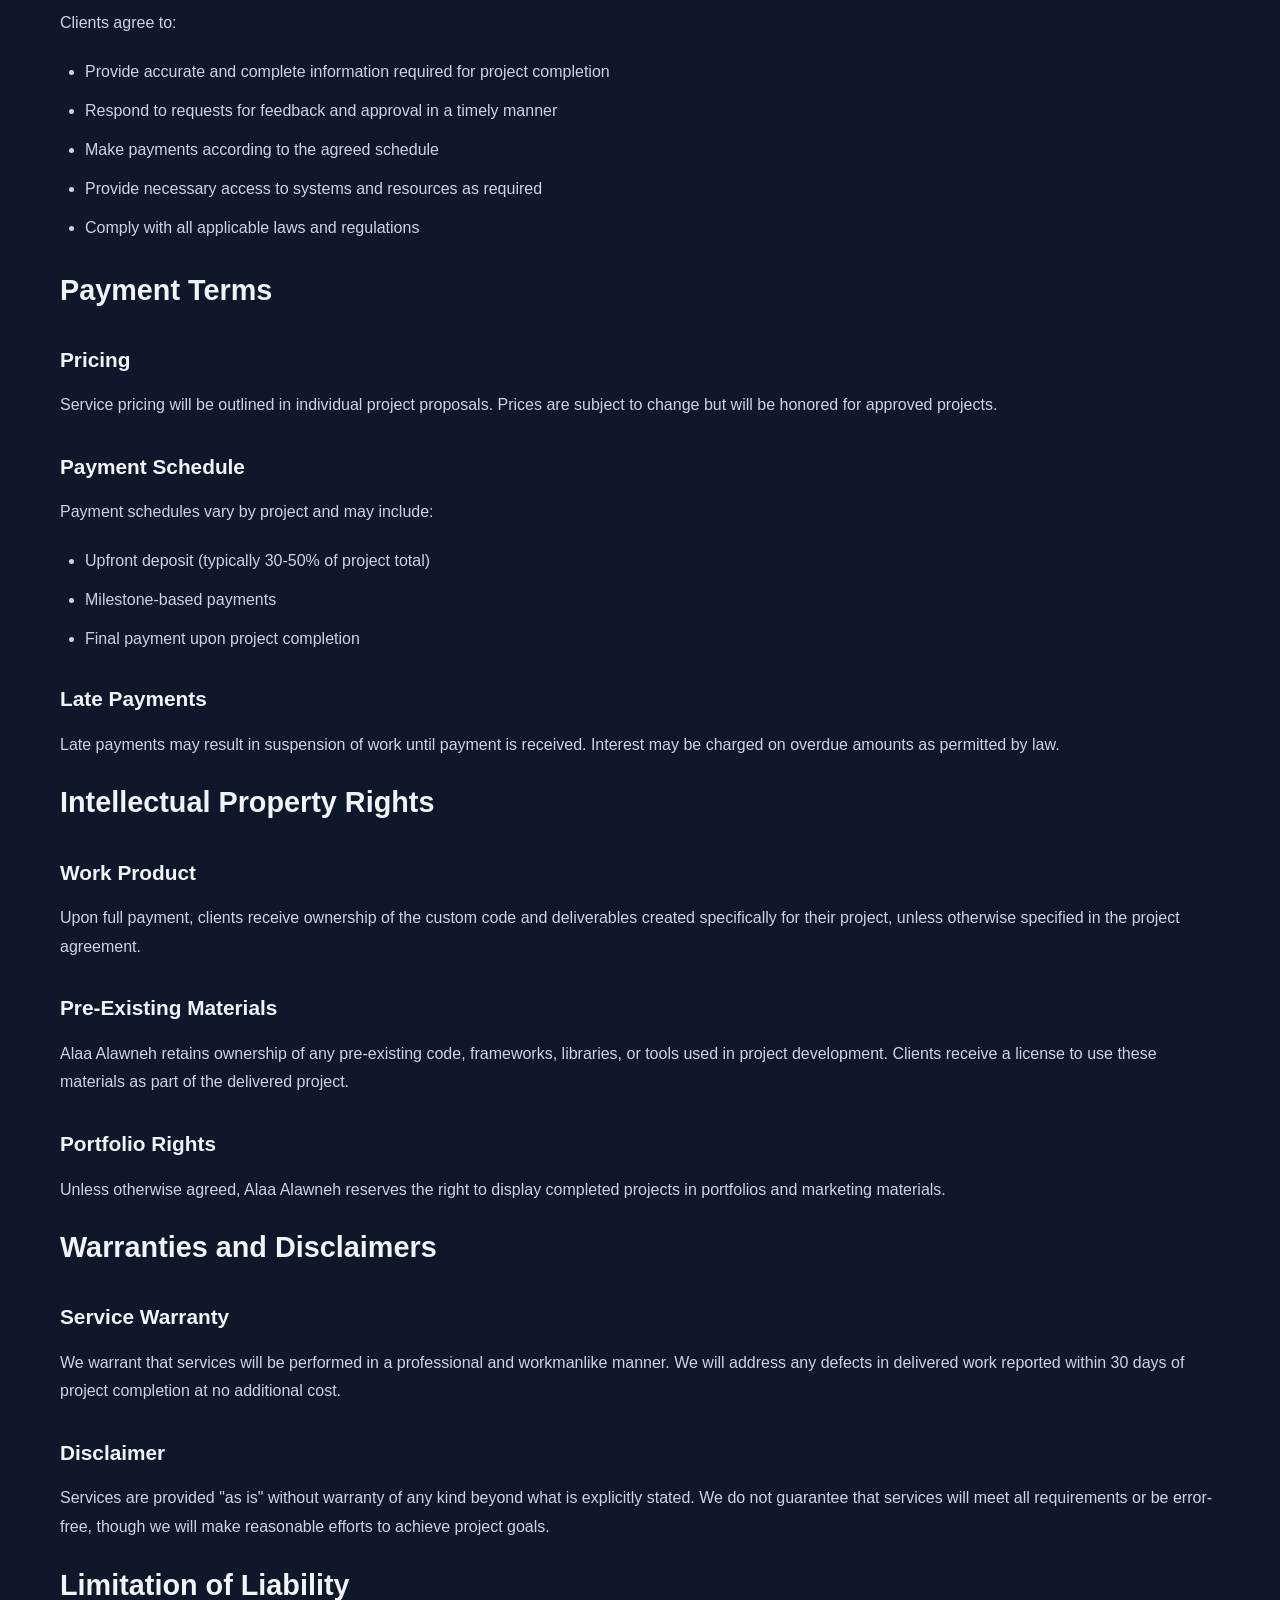
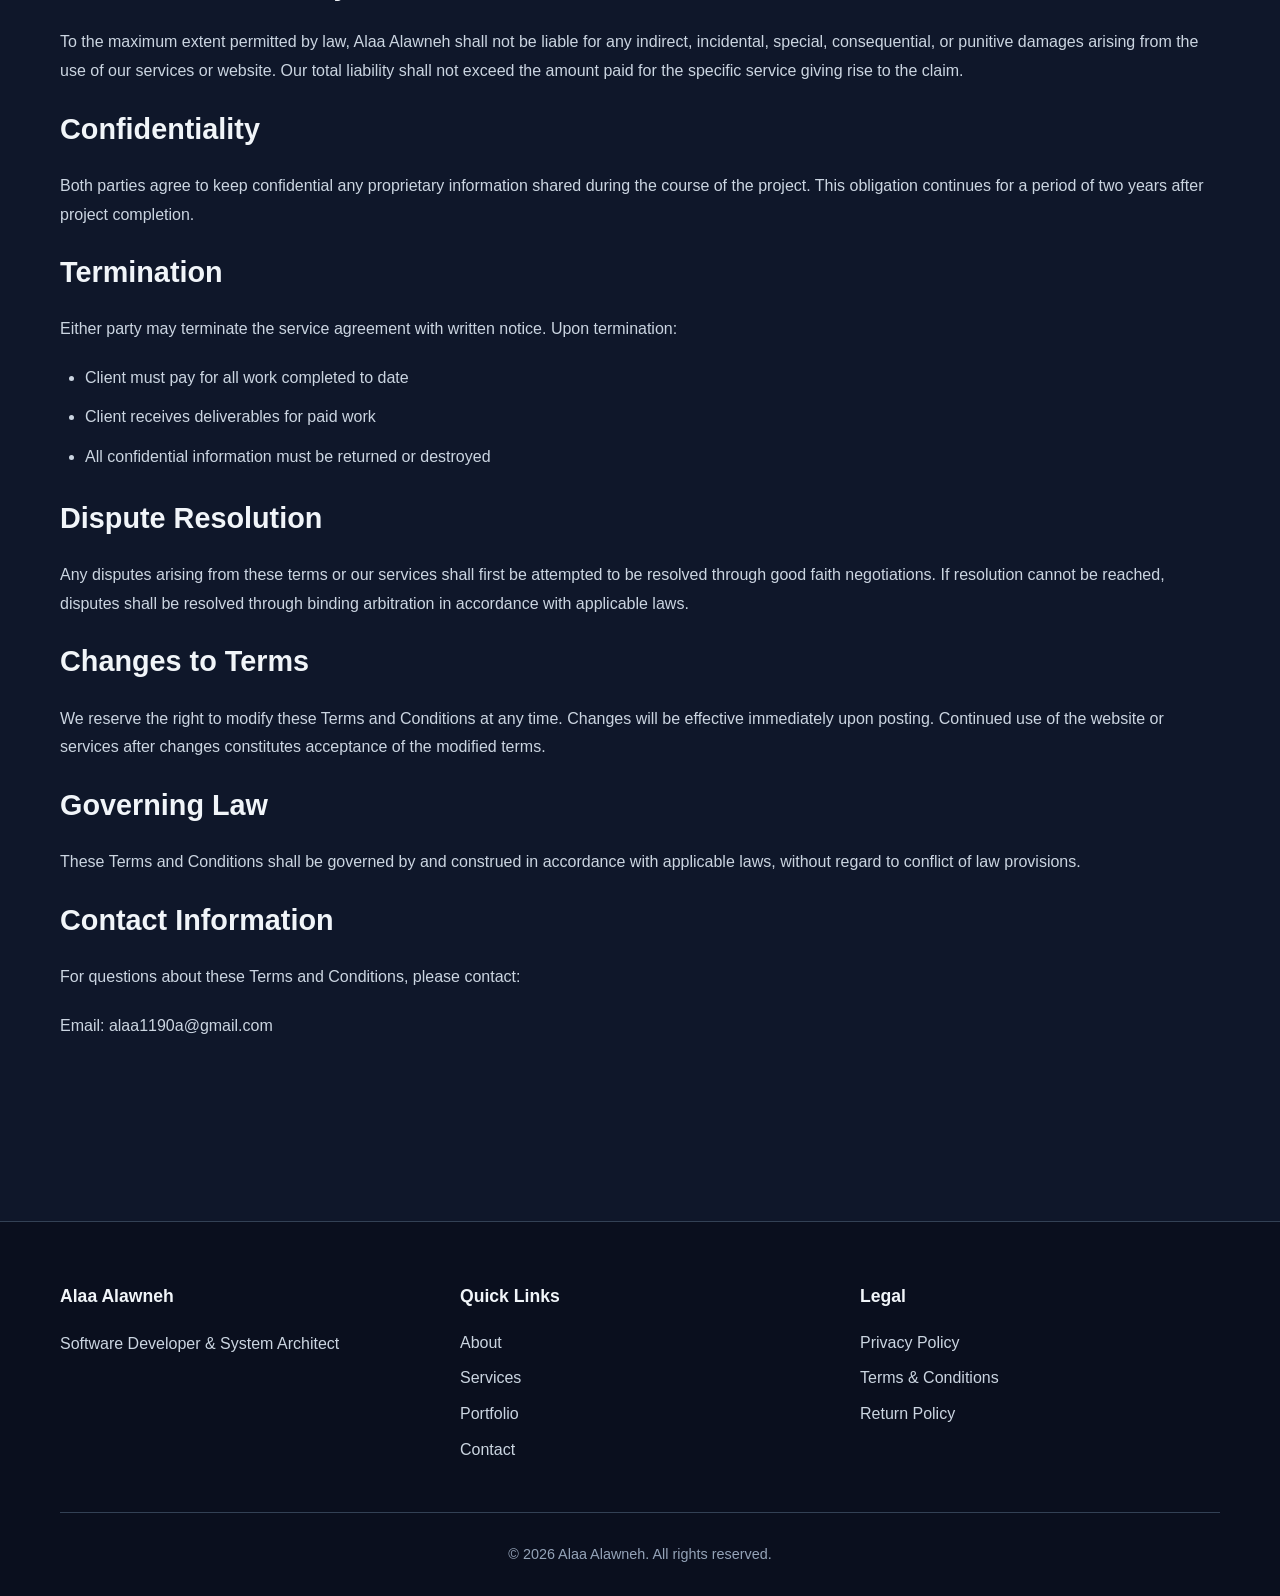
<file: terms.html>
<!DOCTYPE html>
<html lang="en">
<head>
    <meta charset="UTF-8">
    <meta name="viewport" content="width=device-width, initial-scale=1.0">
    <title>Terms and Conditions - Alaa Alawneh</title>
    <link rel="stylesheet" href="css/style.css">
</head>
<body>
    <header>
        <div class="container">
            <div class="logo">
                <h2>Alaa Alawneh</h2>
            </div>
            <nav>
                <ul>
                    <li><a href="index.html">Home</a></li>
                    <li><a href="about.html">About</a></li>
                    <li><a href="services.html">Services</a></li>
                    <li><a href="portfolio.html">Portfolio</a></li>
                    <li><a href="album.html">Album</a></li>
                    <li><a href="blog.html">Blog</a></li>
                    <li><a href="contact.html">Contact</a></li>
                </ul>
            </nav>
        </div>
    </header>

    <main>
        <section class="page-header">
            <div class="container">
                <h1>Terms and Conditions</h1>
                <p>Last updated: February 11, 2026</p>
            </div>
        </section>

        <section class="content-section">
            <div class="container">
                <article class="legal-content">
                    <h2>Agreement to Terms</h2>
                    <p>By accessing or using this website and services provided by Alaa Alawneh, you agree to be bound by these Terms and Conditions. If you disagree with any part of these terms, you may not access the website or use our services.</p>

                    <h2>Use of Website</h2>
                    <h3>Permitted Use</h3>
                    <p>You may use this website for lawful purposes only. You agree not to use the website:</p>
                    <ul>
                        <li>In any way that violates applicable laws or regulations</li>
                        <li>To transmit any harmful or malicious code</li>
                        <li>To interfere with the proper functioning of the website</li>
                        <li>To attempt unauthorized access to any portion of the website</li>
                    </ul>

                    <h3>Intellectual Property</h3>
                    <p>All content on this website, including text, graphics, logos, images, and code, is the property of Alaa Alawneh and is protected by copyright and other intellectual property laws. You may not reproduce, distribute, or create derivative works without explicit written permission.</p>

                    <h2>Services</h2>
                    <h3>Service Description</h3>
                    <p>Alaa Alawneh provides software development services including web development, backend development, system architecture, and technical consulting. Specific service details will be outlined in individual project agreements.</p>

                    <h3>Project Agreements</h3>
                    <p>Each project will be governed by a separate written agreement that specifies:</p>
                    <ul>
                        <li>Scope of work and deliverables</li>
                        <li>Timeline and milestones</li>
                        <li>Payment terms and schedule</li>
                        <li>Revision policy</li>
                        <li>Intellectual property rights</li>
                    </ul>

                    <h2>Client Responsibilities</h2>
                    <p>Clients agree to:</p>
                    <ul>
                        <li>Provide accurate and complete information required for project completion</li>
                        <li>Respond to requests for feedback and approval in a timely manner</li>
                        <li>Make payments according to the agreed schedule</li>
                        <li>Provide necessary access to systems and resources as required</li>
                        <li>Comply with all applicable laws and regulations</li>
                    </ul>

                    <h2>Payment Terms</h2>
                    <h3>Pricing</h3>
                    <p>Service pricing will be outlined in individual project proposals. Prices are subject to change but will be honored for approved projects.</p>

                    <h3>Payment Schedule</h3>
                    <p>Payment schedules vary by project and may include:</p>
                    <ul>
                        <li>Upfront deposit (typically 30-50% of project total)</li>
                        <li>Milestone-based payments</li>
                        <li>Final payment upon project completion</li>
                    </ul>

                    <h3>Late Payments</h3>
                    <p>Late payments may result in suspension of work until payment is received. Interest may be charged on overdue amounts as permitted by law.</p>

                    <h2>Intellectual Property Rights</h2>
                    <h3>Work Product</h3>
                    <p>Upon full payment, clients receive ownership of the custom code and deliverables created specifically for their project, unless otherwise specified in the project agreement.</p>

                    <h3>Pre-Existing Materials</h3>
                    <p>Alaa Alawneh retains ownership of any pre-existing code, frameworks, libraries, or tools used in project development. Clients receive a license to use these materials as part of the delivered project.</p>

                    <h3>Portfolio Rights</h3>
                    <p>Unless otherwise agreed, Alaa Alawneh reserves the right to display completed projects in portfolios and marketing materials.</p>

                    <h2>Warranties and Disclaimers</h2>
                    <h3>Service Warranty</h3>
                    <p>We warrant that services will be performed in a professional and workmanlike manner. We will address any defects in delivered work reported within 30 days of project completion at no additional cost.</p>

                    <h3>Disclaimer</h3>
                    <p>Services are provided "as is" without warranty of any kind beyond what is explicitly stated. We do not guarantee that services will meet all requirements or be error-free, though we will make reasonable efforts to achieve project goals.</p>

                    <h2>Limitation of Liability</h2>
                    <p>To the maximum extent permitted by law, Alaa Alawneh shall not be liable for any indirect, incidental, special, consequential, or punitive damages arising from the use of our services or website. Our total liability shall not exceed the amount paid for the specific service giving rise to the claim.</p>

                    <h2>Confidentiality</h2>
                    <p>Both parties agree to keep confidential any proprietary information shared during the course of the project. This obligation continues for a period of two years after project completion.</p>

                    <h2>Termination</h2>
                    <p>Either party may terminate the service agreement with written notice. Upon termination:</p>
                    <ul>
                        <li>Client must pay for all work completed to date</li>
                        <li>Client receives deliverables for paid work</li>
                        <li>All confidential information must be returned or destroyed</li>
                    </ul>

                    <h2>Dispute Resolution</h2>
                    <p>Any disputes arising from these terms or our services shall first be attempted to be resolved through good faith negotiations. If resolution cannot be reached, disputes shall be resolved through binding arbitration in accordance with applicable laws.</p>

                    <h2>Changes to Terms</h2>
                    <p>We reserve the right to modify these Terms and Conditions at any time. Changes will be effective immediately upon posting. Continued use of the website or services after changes constitutes acceptance of the modified terms.</p>

                    <h2>Governing Law</h2>
                    <p>These Terms and Conditions shall be governed by and construed in accordance with applicable laws, without regard to conflict of law provisions.</p>

                    <h2>Contact Information</h2>
                    <p>For questions about these Terms and Conditions, please contact:</p>
                    <p>Email: alaa1190a@gmail.com</p>
                </article>
            </div>
        </section>
    </main>

    <footer>
        <div class="container">
            <div class="footer-content">
                <div class="footer-section">
                    <h4>Alaa Alawneh</h4>
                    <p>Software Developer & System Architect</p>
                </div>
                <div class="footer-section">
                    <h4>Quick Links</h4>
                    <ul>
                        <li><a href="about.html">About</a></li>
                        <li><a href="services.html">Services</a></li>
                        <li><a href="portfolio.html">Portfolio</a></li>
                        <li><a href="contact.html">Contact</a></li>
                    </ul>
                </div>
                <div class="footer-section">
                    <h4>Legal</h4>
                    <ul>
                        <li><a href="privacy.html">Privacy Policy</a></li>
                        <li><a href="terms.html">Terms & Conditions</a></li>
                        <li><a href="return.html">Return Policy</a></li>
                    </ul>
                </div>
            </div>
            <div class="footer-bottom">
                <p>&copy; 2026 Alaa Alawneh. All rights reserved.</p>
            </div>
        </div>
    </footer>
</body>
</html>
</file>
<file: css/style.css>
* {
    margin: 0;
    padding: 0;
    box-sizing: border-box;
}

:root {
    --primary-color: #60a5fa;
    --primary-dark: #3b82f6;
    --primary-light: #93c5fd;
    
    --bg-dark: #0f172a;
    --bg-darker: #0a0f1e;
    --bg-card: #1e293b;
    --bg-hover: #334155;
    
    --text-white: #f1f5f9;
    --text-gray: #cbd5e1;
    --text-muted: #94a3b8;
    --text-dark: #64748b;
    
    --border-color: #334155;
    --border-light: #475569;
    
    --shadow-sm: 0 1px 2px 0 rgba(0, 0, 0, 0.3);
    --shadow-md: 0 4px 6px -1px rgba(0, 0, 0, 0.4);
    --shadow-lg: 0 10px 15px -3px rgba(0, 0, 0, 0.5);
    --shadow-xl: 0 20px 25px -5px rgba(0, 0, 0, 0.6);
    
    --transition: all 0.3s ease;
}

body {
    font-family: -apple-system, BlinkMacSystemFont, 'Segoe UI', Roboto, 'Helvetica Neue', Arial, sans-serif;
    line-height: 1.6;
    color: var(--text-gray);
    background-color: var(--bg-dark);
}

img {
    max-width: 100%;
    height: auto;
    display: block;
}

a {
    text-decoration: none;
    color: inherit;
    transition: var(--transition);
}

ul {
    list-style: none;
}

/* ============================================
   CONTAINER
   ============================================ */

.container {
    max-width: 1200px;
    margin: 0 auto;
    padding: 0 20px;
}

/* ============================================
   HEADER & NAVIGATION
   ============================================ */

header {
    background-color: var(--bg-darker);
    border-bottom: 1px solid var(--border-color);
    position: sticky;
    top: 0;
    z-index: 100;
    backdrop-filter: blur(10px);
}

header .container {
    display: flex;
    justify-content: space-between;
    align-items: center;
    padding: 20px;
}

.logo h2 {
    font-size: 1.5rem;
    font-weight: 600;
    color: var(--text-white);
}

nav ul {
    display: flex;
    gap: 30px;
}

nav a {
    color: var(--text-muted);
    font-size: 0.95rem;
    font-weight: 500;
    position: relative;
    transition: var(--transition);
}

nav a:hover,
nav a.active {
    color: var(--primary-color);
}

nav a.active::after {
    content: '';
    position: absolute;
    bottom: -8px;
    left: 0;
    width: 100%;
    height: 2px;
    background-color: var(--primary-color);
}

/* ============================================
   BUTTONS
   ============================================ */

.btn {
    display: inline-block;
    padding: 12px 28px;
    border-radius: 6px;
    font-weight: 500;
    font-size: 0.95rem;
    cursor: pointer;
    border: none;
    transition: var(--transition);
}

.btn-primary {
    background-color: var(--primary-color);
    color: var(--bg-dark);
}

.btn-primary:hover {
    background-color: var(--primary-light);
    transform: translateY(-2px);
    box-shadow: 0 0 20px rgba(96, 165, 250, 0.4);
}

.btn-secondary {
    background-color: var(--bg-card);
    color: var(--text-white);
    border: 1px solid var(--border-color);
}

.btn-secondary:hover {
    background-color: var(--bg-hover);
    border-color: var(--border-light);
    transform: translateY(-2px);
}

/* ============================================
   HERO SECTION
   ============================================ */

.hero {
    padding: 120px 0 80px;
    text-align: center;
    background: linear-gradient(180deg, var(--bg-darker) 0%, var(--bg-dark) 100%);
}

.hero h1 {
    font-size: 3.5rem;
    font-weight: 700;
    margin-bottom: 20px;
    color: var(--text-white);
    text-shadow: 0 2px 10px rgba(0, 0, 0, 0.5);
}

.hero .subtitle {
    font-size: 1.25rem;
    color: var(--text-muted);
    margin-bottom: 40px;
}

.cta-buttons {
    display: flex;
    gap: 20px;
    justify-content: center;
}

/* ============================================
   PAGE HEADER
   ============================================ */

.page-header {
    padding: 80px 0 60px;
    text-align: center;
    background: linear-gradient(180deg, var(--bg-darker) 0%, var(--bg-dark) 100%);
    border-bottom: 1px solid var(--border-color);
}

.page-header h1 {
    font-size: 2.5rem;
    font-weight: 700;
    margin-bottom: 15px;
    color: var(--text-white);
}

.page-header p {
    font-size: 1.1rem;
    color: var(--text-muted);
}

/* ============================================
   CONTENT SECTIONS
   ============================================ */

.content-section {
    padding: 80px 0;
}

.content-section h2 {
    font-size: 2rem;
    font-weight: 700;
    margin-bottom: 40px;
    color: var(--text-white);
}

.content-section article h2 {
    margin-top: 40px;
}

.content-section article:first-child h2 {
    margin-top: 0;
}

.content-section p {
    color: var(--text-gray);
    margin-bottom: 20px;
    line-height: 1.8;
}

.content-section ul,
.content-section ol {
    margin-left: 20px;
    margin-bottom: 20px;
    color: var(--text-gray);
}

.content-section ul {
    list-style: disc;
}

.content-section ol {
    list-style: decimal;
}

.content-section li {
    margin-bottom: 10px;
    line-height: 1.7;
}

/* ============================================
   FEATURED SKILLS
   ============================================ */

.featured-skills {
    padding: 80px 0;
    background-color: var(--bg-darker);
}

.skills-grid {
    display: grid;
    grid-template-columns: repeat(auto-fit, minmax(300px, 1fr));
    gap: 30px;
    margin-top: 40px;
}

.skill-card {
    background-color: var(--bg-card);
    padding: 40px 30px;
    border-radius: 8px;
    border: 1px solid var(--border-color);
    transition: var(--transition);
}

.skill-card:hover {
    transform: translateY(-5px);
    box-shadow: var(--shadow-xl);
    border-color: var(--border-light);
    background-color: var(--bg-hover);
}

.skill-card h3 {
    font-size: 1.3rem;
    margin-bottom: 15px;
    color: var(--text-white);
}

.skill-card p {
    color: var(--text-gray);
    line-height: 1.7;
}

/* ============================================
   PROJECTS GRID
   ============================================ */

.featured-projects {
    padding: 80px 0;
}

.project-grid {
    display: grid;
    grid-template-columns: repeat(auto-fit, minmax(320px, 1fr));
    gap: 40px;
    margin-top: 40px;
}

.project-card {
    background-color: var(--bg-card);
    border-radius: 8px;
    overflow: hidden;
    border: 1px solid var(--border-color);
    transition: var(--transition);
}

.project-card:hover {
    transform: translateY(-5px);
    box-shadow: var(--shadow-xl);
    border-color: var(--border-light);
}

.project-image {
    width: 100%;
    height: 220px;
    background-color: var(--bg-hover);
    overflow: hidden;
}

.project-image img {
    width: 100%;
    height: 100%;
    object-fit: cover;
    opacity: 0.9;
    transition: var(--transition);
}

.project-card:hover .project-image img {
    opacity: 1;
    transform: scale(1.05);
}

.project-content {
    padding: 30px;
}

.project-content h3 {
    font-size: 1.4rem;
    margin-bottom: 15px;
    color: var(--text-white);
}

.project-content p {
    color: var(--text-gray);
    line-height: 1.7;
    margin-bottom: 20px;
}

.link {
    color: var(--primary-color);
    font-weight: 500;
}

.link:hover {
    color: var(--primary-light);
}

/* ============================================
   SERVICES GRID
   ============================================ */

.services-grid {
    display: grid;
    grid-template-columns: repeat(auto-fit, minmax(350px, 1fr));
    gap: 40px;
}

.service-card {
    background-color: var(--bg-card);
    padding: 40px;
    border-radius: 8px;
    border: 1px solid var(--border-color);
    transition: var(--transition);
}

.service-card:hover {
    border-color: var(--border-light);
    background-color: var(--bg-hover);
}

.service-card h2 {
    font-size: 1.5rem;
    margin-bottom: 15px;
    color: var(--text-white);
}

.service-card h3 {
    font-size: 1.1rem;
    margin: 25px 0 15px;
    color: var(--text-white);
}

.service-card p {
    color: var(--text-gray);
    line-height: 1.7;
    margin-bottom: 15px;
}

.service-card ul {
    list-style: disc;
    margin-left: 20px;
}

.service-card li {
    color: var(--text-gray);
    margin-bottom: 8px;
}

/* ============================================
   PORTFOLIO PAGE
   ============================================ */

.portfolio-grid {
    display: grid;
    gap: 50px;
}

.portfolio-item {
    display: grid;
    grid-template-columns: 1fr 1fr;
    gap: 40px;
    align-items: center;
    background-color: var(--bg-card);
    padding: 40px;
    border-radius: 8px;
    border: 1px solid var(--border-color);
    transition: var(--transition);
}

.portfolio-item:hover {
    border-color: var(--border-light);
    box-shadow: var(--shadow-lg);
}

.portfolio-item:nth-child(even) {
    direction: rtl;
}

.portfolio-item:nth-child(even) .portfolio-content {
    direction: ltr;
}

.portfolio-image {
    width: 100%;
    height: 300px;
    background-color: var(--bg-hover);
    border-radius: 8px;
    overflow: hidden;
}

.portfolio-image img {
    width: 100%;
    height: 100%;
    object-fit: cover;
    opacity: 0.9;
}

.portfolio-content h2 {
    font-size: 1.8rem;
    margin-bottom: 15px;
    color: var(--text-white);
}

.portfolio-content p {
    margin-bottom: 20px;
}

.tags {
    display: flex;
    gap: 10px;
    flex-wrap: wrap;
    margin-bottom: 25px;
}

.tags span {
    background-color: var(--bg-hover);
    color: var(--text-muted);
    padding: 6px 14px;
    border-radius: 20px;
    font-size: 0.85rem;
    border: 1px solid var(--border-color);
}

/* ============================================
   PROJECT DETAIL PAGE
   ============================================ */

.project-detail {
    max-width: 900px;
}

.project-overview {
    width: 100%;
    height: 400px;
    background-color: var(--bg-card);
    border-radius: 8px;
    overflow: hidden;
    margin-bottom: 40px;
    border: 1px solid var(--border-color);
}

.project-overview img {
    width: 100%;
    height: 100%;
    object-fit: cover;
    opacity: 0.9;
}

.tech-list ul {
    display: grid;
    grid-template-columns: repeat(auto-fit, minmax(200px, 1fr));
    gap: 10px;
    margin-bottom: 30px;
}

.tech-list li {
    padding: 12px;
    background-color: var(--bg-card);
    border-radius: 6px;
    border: 1px solid var(--border-color);
    color: var(--text-gray);
}

.video-container {
    width: 100%;
    margin: 30px 0;
    background-color: var(--bg-card);
    border-radius: 8px;
    overflow: hidden;
    border: 1px solid var(--border-color);
}

.video-container video {
    width: 100%;
}

.project-navigation {
    display: flex;
    justify-content: space-between;
    margin-top: 60px;
    gap: 20px;
}

/* ============================================
   GALLERY
   ============================================ */

.gallery-grid {
    display: grid;
    grid-template-columns: repeat(auto-fit, minmax(300px, 1fr));
    gap: 30px;
    margin: 40px 0 60px;
}

.gallery-item {
    position: relative;
    border-radius: 8px;
    overflow: hidden;
    background-color: var(--bg-card);
    aspect-ratio: 4/3;
    border: 1px solid var(--border-color);
    transition: var(--transition);
}

.gallery-item:hover {
    border-color: var(--border-light);
    box-shadow: var(--shadow-lg);
}

.gallery-item img {
    width: 100%;
    height: 100%;
    object-fit: cover;
    transition: var(--transition);
    opacity: 0.9;
}

.gallery-item:hover img {
    transform: scale(1.05);
    opacity: 1;
}

.gallery-caption {
    position: absolute;
    bottom: 0;
    left: 0;
    right: 0;
    background: linear-gradient(transparent, rgba(15, 23, 42, 0.95));
    padding: 40px 20px 20px;
    color: var(--text-white);
    transform: translateY(100%);
    transition: var(--transition);
}

.gallery-item:hover .gallery-caption {
    transform: translateY(0);
}

.gallery-caption h3 {
    font-size: 1.1rem;
    margin-bottom: 5px;
}

.gallery-caption p {
    font-size: 0.9rem;
    color: var(--text-gray);
}

/* ============================================
   BLOG PAGE
   ============================================ */

.blog-layout {
    display: grid;
    grid-template-columns: 2fr 1fr;
    gap: 60px;
}

.blog-post {
    margin-bottom: 60px;
    padding-bottom: 60px;
    border-bottom: 1px solid var(--border-color);
}

.blog-post:last-child {
    border-bottom: none;
}

.blog-post h2 {
    font-size: 2rem;
    margin-bottom: 15px;
    color: var(--text-white);
}

.blog-post h3 {
    font-size: 1.4rem;
    margin: 30px 0 15px;
    color: var(--text-white);
}

.blog-post img {
    width: 100%;
    height: 350px;
    object-fit: cover;
    border-radius: 8px;
    margin: 25px 0;
    border: 1px solid var(--border-color);
    opacity: 0.9;
}

.post-meta {
    display: flex;
    gap: 10px;
    color: var(--text-muted);
    font-size: 0.9rem;
    margin-bottom: 25px;
}

.blog-sidebar {
    position: sticky;
    top: 100px;
    height: fit-content;
}

.sidebar-widget {
    background-color: var(--bg-card);
    padding: 30px;
    border-radius: 8px;
    margin-bottom: 30px;
    border: 1px solid var(--border-color);
}

.sidebar-widget h3 {
    font-size: 1.2rem;
    margin-bottom: 20px;
    color: var(--text-white);
}

.sidebar-widget ul li {
    margin-bottom: 12px;
}

.sidebar-widget a {
    color: var(--text-gray);
}

.sidebar-widget a:hover {
    color: var(--primary-color);
}

.sidebar-widget .tags {
    display: flex;
    flex-wrap: wrap;
    gap: 10px;
}

.sidebar-widget .tags span {
    background-color: var(--bg-hover);
    padding: 6px 14px;
    border-radius: 20px;
    font-size: 0.85rem;
    color: var(--text-gray);
    border: 1px solid var(--border-color);
}

/* ============================================
   CONTACT PAGE
   ============================================ */

.contact-layout {
    display: grid;
    grid-template-columns: 1.5fr 1fr;
    gap: 60px;
}

.contact-form-container h2 {
    margin-bottom: 30px;
    color: var(--text-white);
}

.contact-form {
    display: flex;
    flex-direction: column;
    gap: 25px;
}

.form-group {
    display: flex;
    flex-direction: column;
    gap: 8px;
}

.form-group label {
    font-weight: 500;
    color: var(--text-white);
    font-size: 0.95rem;
}

.form-group input,
.form-group textarea {
    padding: 12px 16px;
    border: 1px solid var(--border-color);
    border-radius: 6px;
    font-size: 0.95rem;
    font-family: inherit;
    transition: var(--transition);
    background-color: var(--bg-card);
    color: var(--text-white);
}

.form-group input:focus,
.form-group textarea:focus {
    outline: none;
    border-color: var(--primary-color);
    box-shadow: 0 0 0 3px rgba(96, 165, 250, 0.1);
}

.form-group input::placeholder,
.form-group textarea::placeholder {
    color: var(--text-muted);
}

.contact-info h2 {
    margin-bottom: 30px;
    color: var(--text-white);
}

.info-item {
    margin-bottom: 30px;
}

.info-item h3 {
    font-size: 1.1rem;
    margin-bottom: 10px;
    color: var(--text-white);
}

.info-item p {
    color: var(--text-gray);
}

.social-links {
    display: flex;
    gap: 15px;
}

.social-links a {
    color: var(--primary-color);
    font-weight: 500;
}

.social-links a:hover {
    color: var(--primary-light);
}

/* ============================================
   LEGAL PAGES
   ============================================ */

.legal-content h2 {
    font-size: 1.8rem;
    margin: 40px 0 20px;
    color: var(--text-white);
}

.legal-content h2:first-child {
    margin-top: 0;
}

.legal-content h3 {
    font-size: 1.3rem;
    margin: 30px 0 15px;
    color: var(--text-white);
}

.legal-content p {
    margin-bottom: 20px;
    line-height: 1.8;
    color: var(--text-gray);
}

.legal-content ul,
.legal-content ol {
    margin-left: 25px;
    margin-bottom: 25px;
}

.legal-content li {
    margin-bottom: 12px;
    color: var(--text-gray);
}

/* ============================================
   TABLE STYLES
   ============================================ */

table {
    width: 100%;
    border-collapse: collapse;
    margin: 30px 0;
    background-color: var(--bg-card);
    border: 1px solid var(--border-color);
    border-radius: 8px;
    overflow: hidden;
}

thead {
    background-color: var(--bg-hover);
}

th {
    padding: 15px;
    text-align: left;
    font-weight: 600;
    color: var(--text-white);
    border-bottom: 2px solid var(--border-color);
}

td {
    padding: 15px;
    color: var(--text-gray);
    border-bottom: 1px solid var(--border-color);
}

tr:last-child td {
    border-bottom: none;
}

tbody tr:hover {
    background-color: var(--bg-hover);
}

/* ============================================
   HIGHLIGHT BOX
   ============================================ */

.highlight-box {
    background-color: var(--bg-card);
    border-left: 4px solid var(--primary-color);
    padding: 25px 30px;
    margin: 30px 0;
    border-radius: 4px;
    border: 1px solid var(--border-color);
    border-left-width: 4px;
}

.highlight-box h3 {
    font-size: 1.2rem;
    margin-bottom: 15px;
    color: var(--text-white);
}

.highlight-box p,
.highlight-box ul {
    color: var(--text-gray);
    margin-bottom: 0;
}

.highlight-box ul {
    margin-top: 15px;
}

/* ============================================
   CTA SECTION
   ============================================ */

.cta-section {
    padding: 80px 0;
    background-color: var(--bg-darker);
    text-align: center;
    border-top: 1px solid var(--border-color);
    border-bottom: 1px solid var(--border-color);
}

.cta-section h2 {
    font-size: 2.2rem;
    margin-bottom: 15px;
    color: var(--text-white);
}

.cta-section p {
    color: var(--text-gray);
    font-size: 1.1rem;
    margin-bottom: 30px;
}

/* ============================================
   FOOTER
   ============================================ */

footer {
    background-color: var(--bg-darker);
    border-top: 1px solid var(--border-color);
    padding: 60px 0 30px;
    margin-top: 80px;
}

.footer-content {
    display: grid;
    grid-template-columns: repeat(auto-fit, minmax(250px, 1fr));
    gap: 40px;
    margin-bottom: 40px;
}

.footer-section h4 {
    font-size: 1.1rem;
    margin-bottom: 20px;
    color: var(--text-white);
}

.footer-section p {
    color: var(--text-gray);
    line-height: 1.7;
}

.footer-section ul li {
    margin-bottom: 10px;
}

.footer-section a {
    color: var(--text-gray);
}

.footer-section a:hover {
    color: var(--primary-color);
}

.footer-bottom {
    text-align: center;
    padding-top: 30px;
    border-top: 1px solid var(--border-color);
    color: var(--text-muted);
    font-size: 0.9rem;
}

/* ============================================
   RESPONSIVE DESIGN
   ============================================ */

@media (max-width: 968px) {
    .blog-layout,
    .contact-layout {
        grid-template-columns: 1fr;
    }

    .portfolio-item {
        grid-template-columns: 1fr;
        padding: 30px;
    }

    .portfolio-item:nth-child(even) {
        direction: ltr;
    }

    .project-navigation {
        flex-direction: column;
    }
}

@media (max-width: 768px) {
    header .container {
        flex-direction: column;
        gap: 20px;
    }

    nav ul {
        flex-wrap: wrap;
        justify-content: center;
        gap: 20px;
    }

    .hero h1 {
        font-size: 2.5rem;
    }

    .hero .subtitle {
        font-size: 1.1rem;
    }

    .cta-buttons {
        flex-direction: column;
        gap: 15px;
    }

    .page-header h1 {
        font-size: 2rem;
    }

    .skills-grid,
    .project-grid,
    .services-grid,
    .gallery-grid {
        grid-template-columns: 1fr;
    }

    .content-section h2 {
        font-size: 1.8rem;
    }

    table {
        font-size: 0.9rem;
    }

    th, td {
        padding: 10px;
    }
}

@media (max-width: 480px) {
    .container {
        padding: 0 15px;
    }

    .hero {
        padding: 80px 0 60px;
    }

    .hero h1 {
        font-size: 2rem;
    }

    .page-header {
        padding: 60px 0 40px;
    }

    .content-section {
        padding: 60px 0;
    }

    .btn {
        padding: 10px 20px;
        font-size: 0.9rem;
    }

    .portfolio-item {
        padding: 20px;
    }
}
</file>
